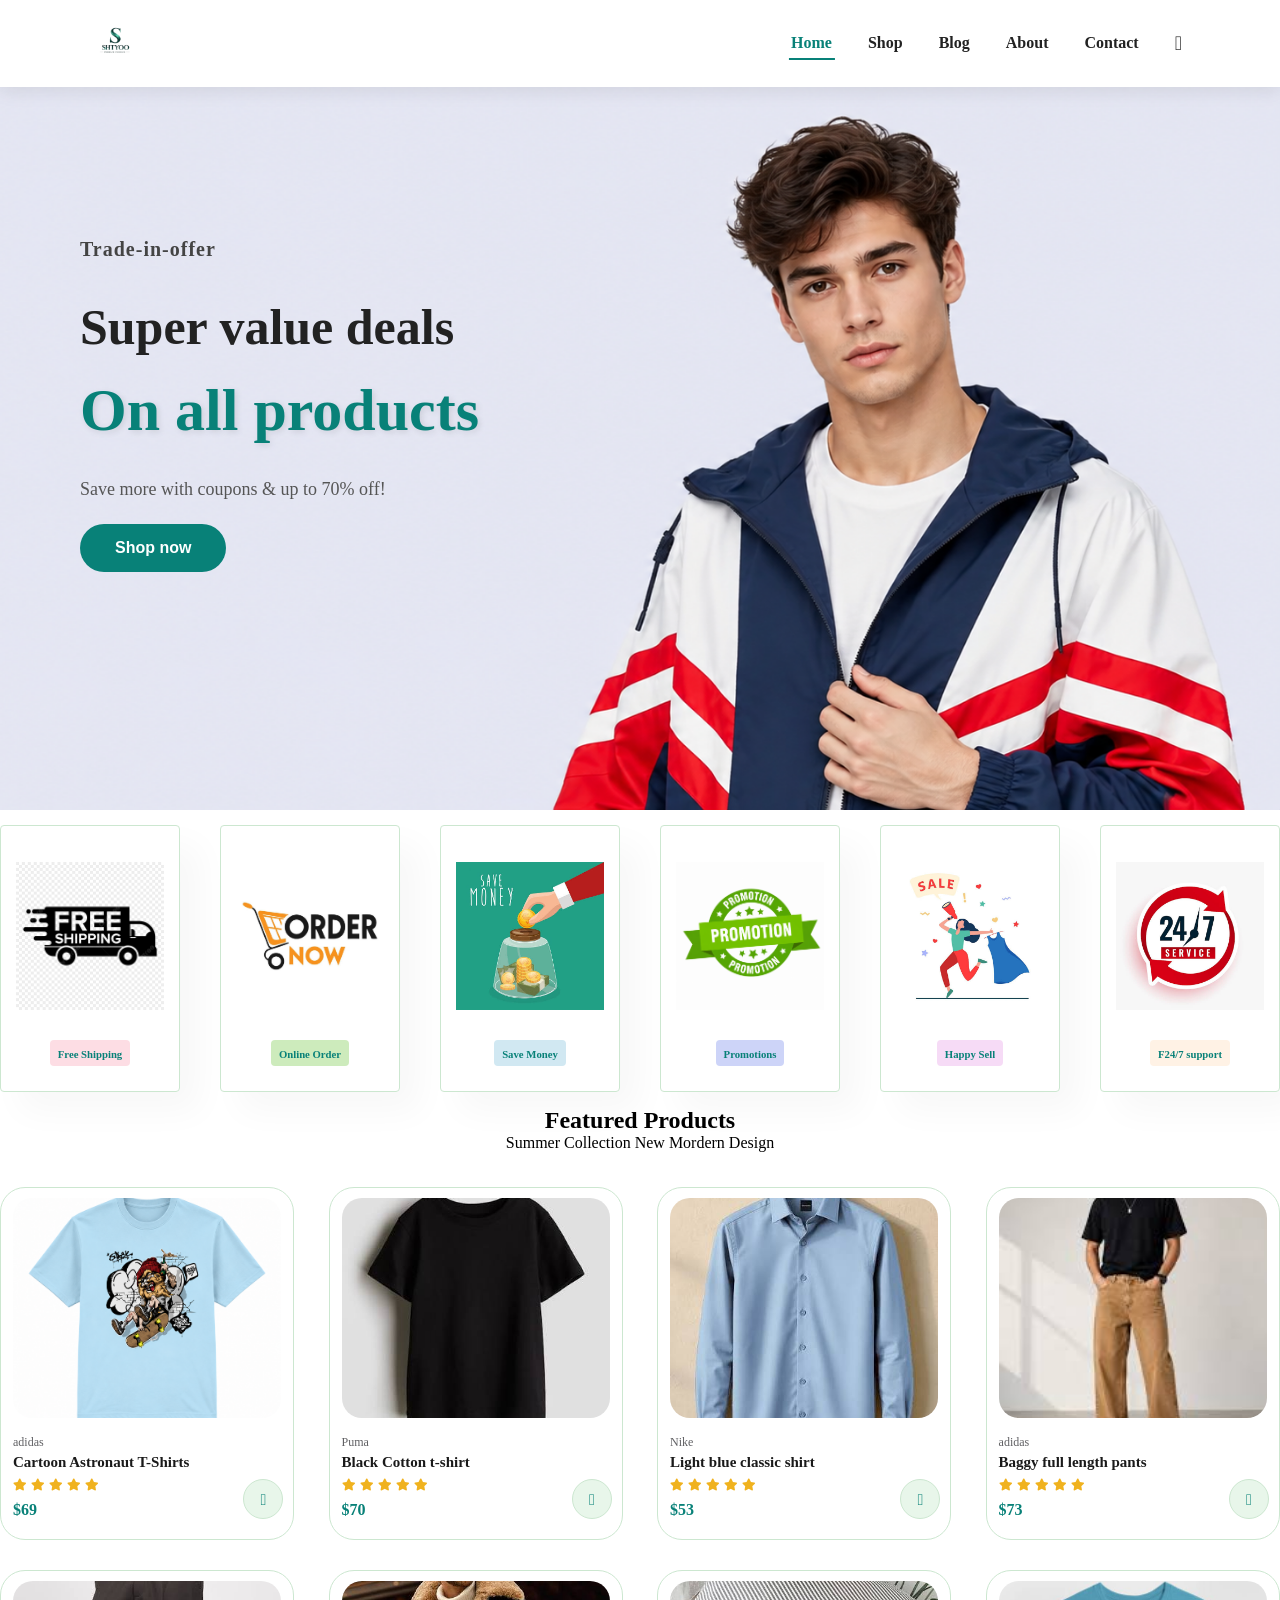
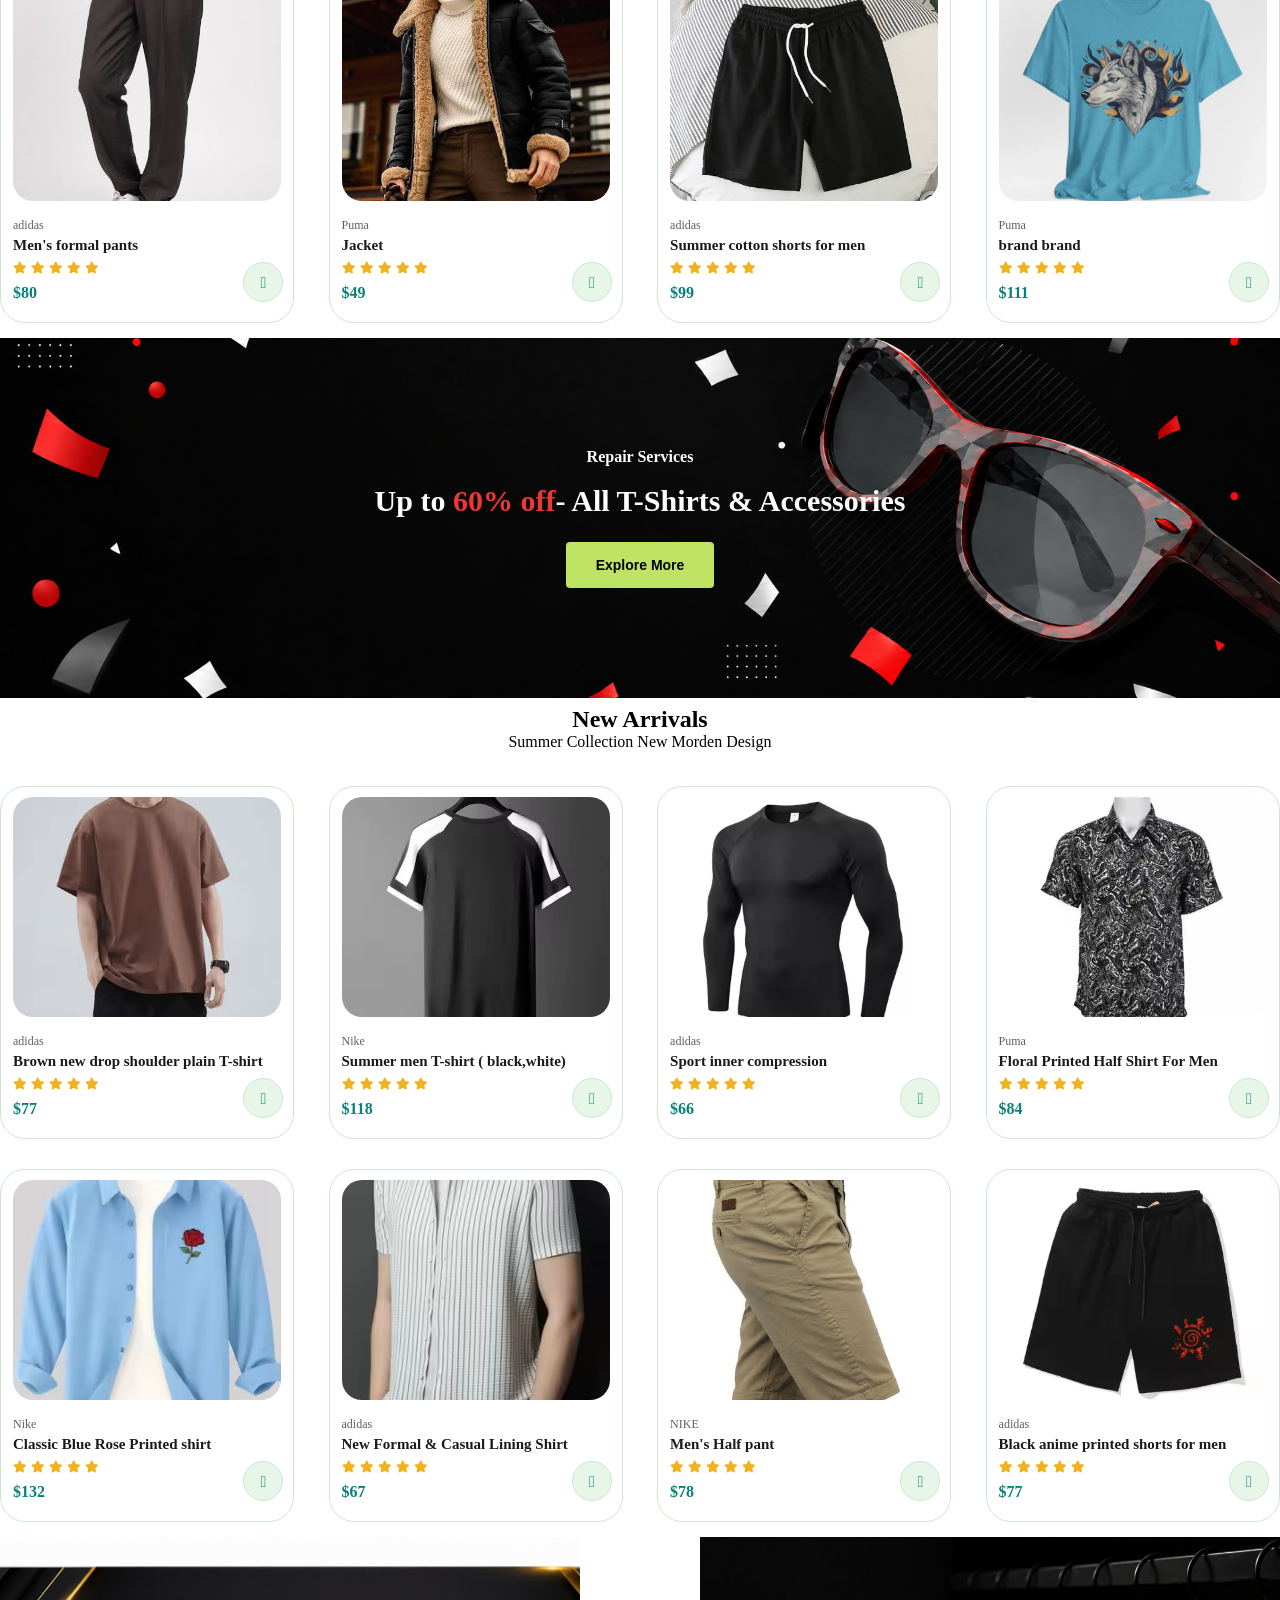
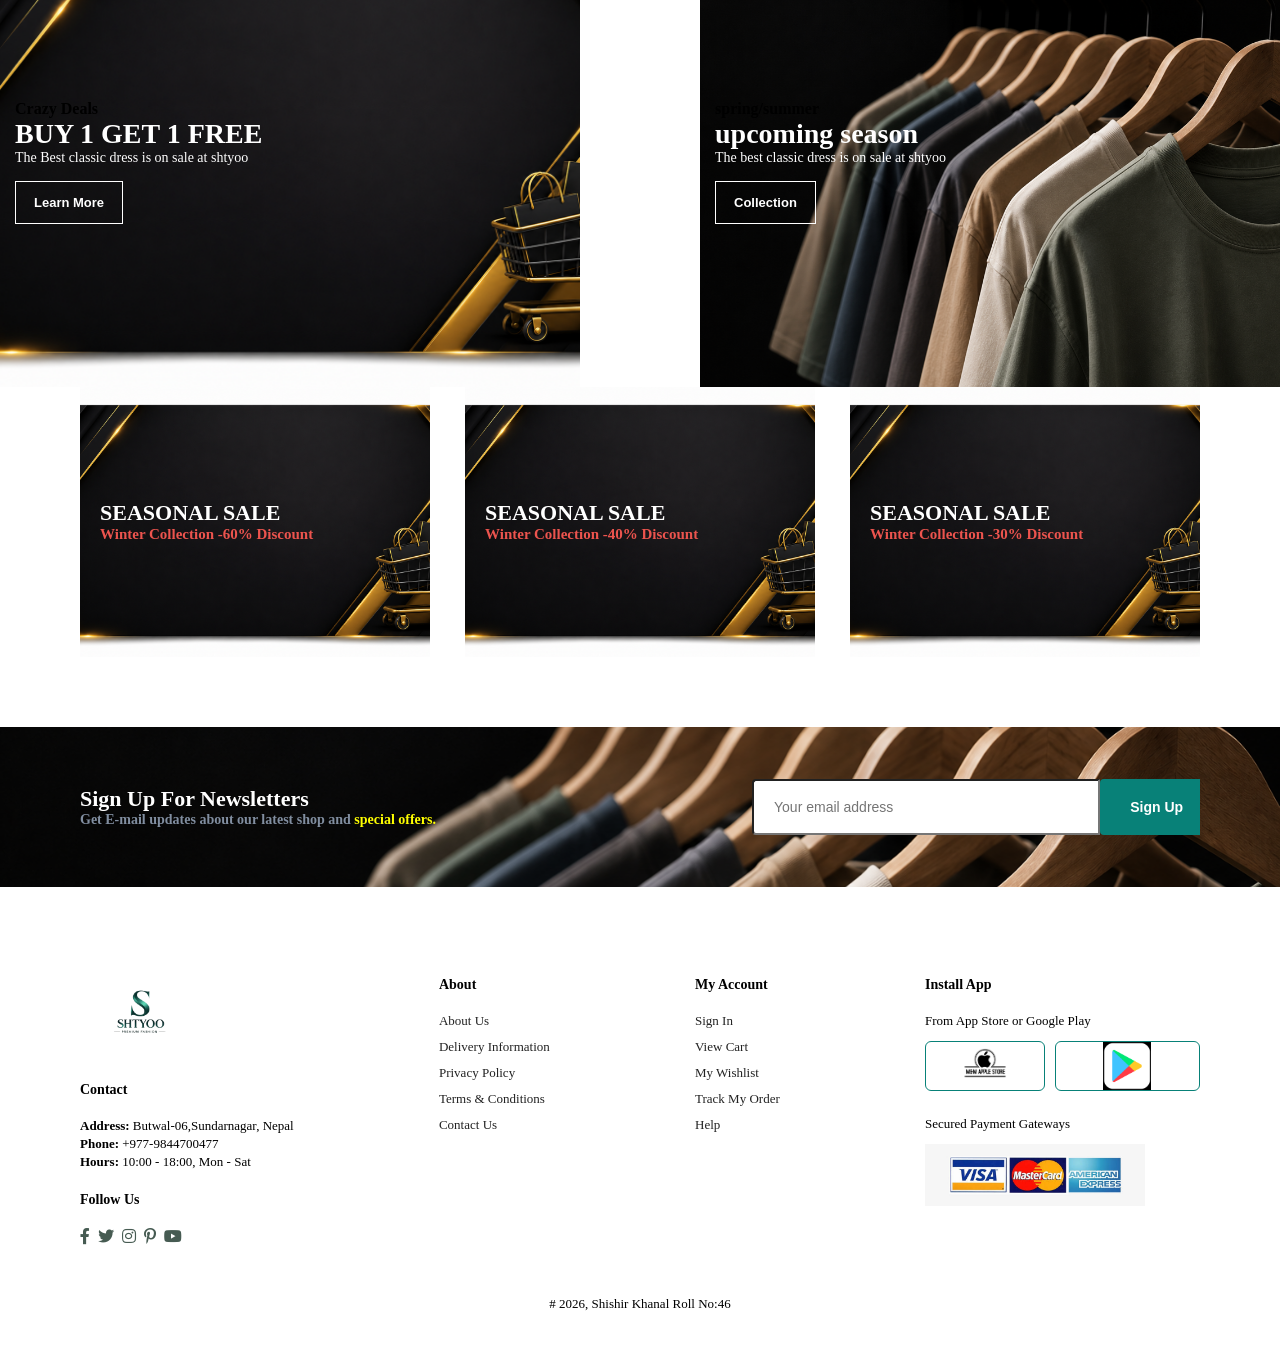
<file: index.html>
<!DOCTYPE html>
<html lang="en">
    <head>
      <meta charset="UTF-8">
       <meta name="viewport" content="width=device-width, initial-scale=1.0">
        
     
        <title> Ecommerce website</title>
        <link rel ="stylesheet" href="style.css">
       <link rel="stylesheet"href="https://pro.fontawesome.com/releases/v5.10.0/css/all.css">
                             
    </head>
    <body>
        <section id="header">
            <a href="#" class ="logo"><img src="logo11.png"  alt=""></a>
            <div>
                <ul id="navbar">
                    <li><a class ="active" href="index.html">Home</a></li>
                    <li><a href="shop.html">Shop</a></li>
                    <li><a href="blog.html">Blog</a></li>
                    <li><a href="about.html">About</a></li>
                    <li><a href="contact.html">Contact</a></li>
                   <li><a href="cart.html"><i class="fal fa-shopping-bag"></i></a></li>
                </ul>
            </div>
        </section>
         <section id="hero"> 
            <h4> Trade-in-offer</h4>
            <h2>Super value deals</h2>
            <h1> On all products</h1>
            <p>Save more with coupons & up to 70% off! </p>
            <button> Shop now</button>
         </section>
         <section id="feature" class="section-p1">
            <div class="fe-box">
                <img src="pngtree-black-free-shipping-png-image_6523936.jpg" alt ="">
                <h6> Free Shipping </h6>

            </div>
            <div class="fe-box">
                <img src="images (1).jpg" alt="">
                <h6> Online Order</h6>
            </div>
            <div class="fe-box">
                <img src="images (2).jpg" alt="">
                <h6>Save Money </h6>
                </div>

                <div class="fe-box">
                    <img src="motion.png" alt="">
                    <h6>Promotions</h6>
                </div>

                <div class="fe-box">
                    <img src="images (4).jpg" alt="">
                    <h6>Happy Sell</h6>
                </div>
                    
                <div class="fe-box">
                    <img src="images (5).jpg" alt="">
                    <h6>F24/7 support</h6>
                </div>
         </section>
         <section id="product1" class="section-p1">
            <h2>Featured Products</h2>
            <p>Summer Collection New Mordern Design</p>
            <div class="pro-container">
                <div class="pro" onclick="window.location.href='shop.html';">
                    <img src="nnn.png"   alt="">
                    <div class = "des">
                        <span> adidas</span>
                        <h5>Cartoon Astronaut T-Shirts</h5>
                        <div class="star">
                            <i class="fas fa-star"></i>
                            <i class="fas fa-star"></i>
                            <i class="fas fa-star"></i>
                            <i class="fas fa-star"></i>
                            <i class="fas fa-star"></i>
                        </div>
                        <h4>$69</h4>
                    </div>
                    <a href="#"  onclick="addToCart ('Cartoon Astronaut T-Shirts',69,'download.jpg')"><i class="fal fa-shopping-cart cart"></i></a>
                </div>
                <div class="pro" onclick="window.location.href='shop.html';">
                    <img src="images (6).jpg"   alt="">
                    <div class="des">
                        <span> Puma</span>
                        <h5>Black Cotton t-shirt</h5>
                        <div class="star">
                            <i class="fas fa-star"></i>
                            <i class="fas fa-star"></i>
                            <i class="fas fa-star"></i>
                            <i class="fas fa-star"></i>
                            <i class="fas fa-star"></i>
                        </div>
                        <h4>$70</h4>
                    </div>
                    <a href="#"><i class="fal fa-shopping-cart cart"></i></a>
                </div>
                <div class="pro" onclick="window.location.href='shop.html';">
                    <img src="images (7).jpg"  alt="">
                    <div class="des">
                        <span> Nike</span>
                        <h5>Light blue classic shirt</h5>
                        <div class="star">
                            <i class="fas fa-star"></i>
                            <i class="fas fa-star"></i>
                            <i class="fas fa-star"></i>
                            <i class="fas fa-star"></i>
                            <i class="fas fa-star"></i>
                        </div>
                        <h4>$53</h4>
                    </div>
                    <a href="#"><i class="fal fa-shopping-cart cart"></i></a>
                </div>
                <div class="pro" onclick="window.location.href='shop.html';">
                    <img src="images (8).jpg"    alt="">
                    <div class="des">
                        <span>adidas</span>
                        <h5>Baggy full length pants</h5>
                        <div class="star">
                            <i class="fas fa-star"></i>
                            <i class="fas fa-star"></i>
                            <i class="fas fa-star"></i>
                            <i class="fas fa-star"></i>
                            <i class="fas fa-star"></i>
                        </div>
                        <h4>$73</h4>
                    </div>
                    <a href="#"><i class="fal fa-shopping-cart cart"></i></a>
                </div>
                <div class="pro" onclick="window.location.href='shop.html';">
                    <img src="images (9).jpg"    alt="">
                    <div class="des">
                        <span> adidas</span>
                        <h5>Men's formal pants</h5>
                        <div class="star">
                            <i class="fas fa-star"></i>
                            <i class="fas fa-star"></i>
                            <i class="fas fa-star"></i>
                            <i class="fas fa-star"></i>
                            <i class="fas fa-star"></i>
                        </div>
                        <h4>$80</h4>
                    </div>
                    <a href="#"><i class="fal fa-shopping-cart cart"></i></a>
                </div>
                <div class="pro" onclick="window.location.href='shop.html';">
                    <img src="images (10).jpg"   alt="">
                    <div class="des">
                        <span> Puma </span>
                        <h5>Jacket</h5>
                        <div class="star">
                            <i class="fas fa-star"></i>
                            <i class="fas fa-star"></i>
                            <i class="fas fa-star"></i>
                            <i class="fas fa-star"></i>
                            <i class="fas fa-star"></i>
                        </div>
                        <h4>$49</h4>
                    </div>
                    <a href="#"><i class="fal fa-shopping-cart cart"></i></a>
                </div>
                <div class="pro" onclick="window.location.href='shop.html';">
                    <img src="images (11).jpg"    alt="">
                    <div class="des">
                        <span> adidas</span>
                        <h5>Summer cotton shorts for men</h5>
                        <div class="star">
                            <i class="fas fa-star"></i>
                            <i class="fas fa-star"></i>
                            <i class="fas fa-star"></i>
                            <i class="fas fa-star"></i>
                            <i class="fas fa-star"></i>
                        </div>
                        <h4>$99</h4>
                    </div>
                    <a href="#"><i class="fal fa-shopping-cart cart"></i></a>
                </div>
                <div class="pro" onclick="window.location.href='shop.html';">
                    <img src="maaaaaa.jpg" alt="" >
                    <div class="des">
                        <span> Puma</span>
                        <h5>brand brand</h5>
                        <div class="star">
                            <i class="fas fa-star"></i>
                            <i class="fas fa-star"></i>
                            <i class="fas fa-star"></i>
                            <i class="fas fa-star"></i>
                            <i class="fas fa-star"></i>
                        </div>
                        <h4>$111</h4>
                    </div>
                    <a href="#"><i class="fal fa-shopping-cart cart"></i></a>
                </div>
              
            </div>
         </section>
         <section id="banner" class="section-m1">
            <h4>Repair Services</h4>
            <h2>Up to <span>60% off</span>- All T-Shirts & Accessories</h2>
            <button class="normal ">Explore More</button>
         </section>
         <section id="product1" class="section-p1">
            <h2>New Arrivals</h2>
            <p>Summer Collection New Morden Design</p>
            <div class="pro-container">
            <div class="pro" onclick="window.location.href='shop.html';">
                <img src="yooo.avif"  alt="">
                <div class="des">
                    <span>adidas</span>
                    <h5>Brown new drop shoulder plain T-shirt</h5>
                    <div class="star">
                        <i class="fas fa-star"></i>
                        <i class="fas fa-star"></i>
                        <i class="fas fa-star"></i>
                        <i class="fas fa-star"></i>
                        <i class="fas fa-star"></i>
                        
                    </div>
                    <h4>$77</h4>
                </div>
                <a href="#"><i class="fal fa-shopping-cart cart"></i></a>
            </div>
            <div class="pro" onclick="window.location.href='shop.html';">
                <img src="tyo.avif"  alt="">
                <div class="des">
                    <span>Nike</span>
                    <h5>Summer men T-shirt ( black,white)</h5>
                    <div class="star">
                        <i class="fas fa-star"></i>
                        <i class="fas fa-star"></i>
                        <i class="fas fa-star"></i>
                        <i class="fas fa-star"></i>
                        <i class="fas fa-star"></i>
                    </div>
                    <h4>$118</h4>
                </div>
                <a href="#"><i class="fal fa-shopping-cart cart"></i></a>
            </div>
            <div class="pro" onclick="window.location.href='shop.html';">
                <img src="hehe.avif"  alt="">
                <div class="des">
                    <span>adidas</span>
                    <h5>Sport inner compression</h5>
                    <div class="star">
                        <i class="fas fa-star"></i>
                        <i class="fas fa-star"></i>
                        <i class="fas fa-star"></i>
                        <i class="fas fa-star"></i>
                        <i class="fas fa-star"></i>
                    </div>
                    <h4>$66</h4>
                </div>
                <a href="#"><i class="fal fa-shopping-cart cart"></i></a>
            </div>
            <div class="pro" onclick="window.location.href='shop.html';">
                <img src="print.avif" alt="">
                <div class="des">
                    <span>Puma</span>
                    <h5>Floral Printed Half Shirt For Men</h5>
                    <div class="star">
                        <i class="fas fa-star"></i>
                        <i class="fas fa-star"></i>
                        <i class="fas fa-star"></i>
                        <i class="fas fa-star"></i>
                        <i class="fas fa-star"></i>
                    </div>
                    <h4>$84</h4>
                </div>
                <a href="#"><i class="fal fa-shopping-cart cart"></i></a>
            </div>
            <div class="pro" onclick="window.location.href='shop.html';">
                <img src="rose.avif"  alt="">
                <div class="des">
                    <span>Nike</span>
                    <h5>Classic Blue Rose Printed shirt</h5>
                    <div class="star">
                        <i class="fas fa-star"></i>
                        <i class="fas fa-star"></i>
                        <i class="fas fa-star"></i>
                        <i class="fas fa-star"></i>
                        <i class="fas fa-star"></i>
                    </div>
                    <h4>$132</h4>
                </div>
                <a href="#"><i class="fal fa-shopping-cart cart"></i></a>
            </div>
            <div class="pro" onclick="window.location.href='shop.html';">
                <img src="formal.avif" alt="" >
                <div class="des">
                    <span>adidas</span>
                    <h5>New Formal & Casual Lining Shirt</h5>
                    <div class="star">
                        <i class="fas fa-star"></i>
                        <i class="fas fa-star"></i>
                        <i class="fas fa-star"></i>
                        <i class="fas fa-star"></i>
                        <i class="fas fa-star"></i>
                    </div>
                    <h4>$67</h4>
                </div>
                <a href="#"><i class="fal fa-shopping-cart cart"></i></a>
            </div>
            <div class="pro" onclick="window.location.href='shop.html';">
                <img src="yello p.jpg"  alt="">
                <div class="des">
                    <span>NIKE</span>
                    <h5> Men's Half pant</h5>
                    <div class="star">
                        <i class="fas fa-star"></i>
                        <i class="fas fa-star"></i>
                        <i class="fas fa-star"></i>
                        <i class="fas fa-star"></i>
                        <i class="fas fa-star"></i>
                    </div>
                    <h4>$78</h4>
                </div>
                <a href="#"><i class="fal fa-shopping-cart cart"></i></a>
            </div>
            <div class="pro" onclick="window.location.href='shop.html';">
                <img src="naruto.avif" alt="" >
                <div class="des">
                    <span>adidas</span>
                    <h5>Black anime printed shorts for men</h5>
                    <div class="star">
                        <i class="fas fa-star"></i>
                        <i class="fas fa-star"></i>
                        <i class="fas  fa-star"></i>
                        <i class="fas fa-star"></i>
                        <i class="fas fa-star"></i>
                    </div>
                    <h4>$77</h4>
                </div>
                <a href="#"><i class="fal fa-shopping-cart cart"></i></a>
            </div>
          
            </section>
            <section id="sm-banner" class="section-p1">
                <div class="banner-box">
                    <h4>Crazy Deals</h4>
                    <h2>BUY 1 GET 1 FREE</h2>
                    <span> The Best classic dress is on sale at shtyoo</span>
                    <button class="white">Learn More</button>
                </div>
               
                <div class="banner-box banner-box2">
                    <h4>spring/summer</h4>
                    <h2>upcoming season</h2>
                    <span>The best classic dress is on sale at shtyoo</span>
                    <button class="white">Collection</button>
                </div>
                 
            </section>
            <section id="banner3">
                <div class="banner-box">
                    <h2>SEASONAL SALE</h2>
                    <h3>Winter Collection -60% Discount</h3>
                </div>
                <div class="banner-box banner-box2">
                    <h2>SEASONAL SALE</h2>
                    <h3>Winter Collection -40% Discount</h3>
                </div>
                <div class="banner-box banner-box3">
                    <h2>SEASONAL SALE</h2>
                    <h3>Winter Collection -30% Discount</h3>
                </div>
            </section>
            <section id="newsletter" class="section-p1 section-m1">
                <div class="newstext">
                    <h4>Sign Up For Newsletters</h4>
                    <p>Get E-mail updates about our latest shop and <span>special offers.</span></p>
                </div>
                <div class="form">
                    <input type="text" placeholder="Your email address">
                    <button class="normal">Sign Up</button>
                </div>
            </section>
            <footer class="section-p1">
            <div class="col">
                  <img src="logo11.png" alt="">
                  <h4>Contact</h4>
                  <p><strong>Address: </strong> Butwal-06,Sundarnagar, Nepal </p>
                   <p><strong>Phone:</strong> +977-9844700477</p>
                   <p><strong>Hours:</strong> 10:00 - 18:00, Mon - Sat </p>
                   <div class="follow">
                    <h4>Follow Us</h4>
                    <div class="icon">
                        <i class="fab fa-facebook-f"></i>
                        <i class="fab fa-twitter"></i>
                        <i class="fab fa-instagram"></i>
                        <i class="fab fa-pinterest-p"></i>
                        <i class="fab fa-youtube"></i>
                    </div>
                   </div>
            </div>  
               <div class="col">
                <h4>About</h4>
                <a href="#">About Us</a>
                <a href="#">Delivery Information</a>
                <a href="#">Privacy Policy</a>
                <a href="#">Terms & Conditions</a>
                <a href="#">Contact Us</a>
               </div>
               <div class="col">
                <h4>My Account</h4>
                <a href="#">Sign In</a>
                <a href="#">View Cart</a>
                <a href="#">My Wishlist</a>
                <a href="#">Track My Order</a>
                <a href="#">Help</a>
               </div>
               <div  class="col install">
                <h4>Install App</h4>
                <p>From App Store or Google Play</p>
                <div class="row">
                    <img src="apple.png" alt="">
                    <img src="play.png" alt="">
                </div>
                <p>Secured Payment Gateways</p>
                <img src="all.jpg" alt="">
               </div>

               <div class="copyright">
                <p># 2026, Shishir Khanal Roll No:46 </p> 
               </div>
         </footer>
            
            
         
           
        <script src="script.js"></script>
    </body>
</html>
</file>
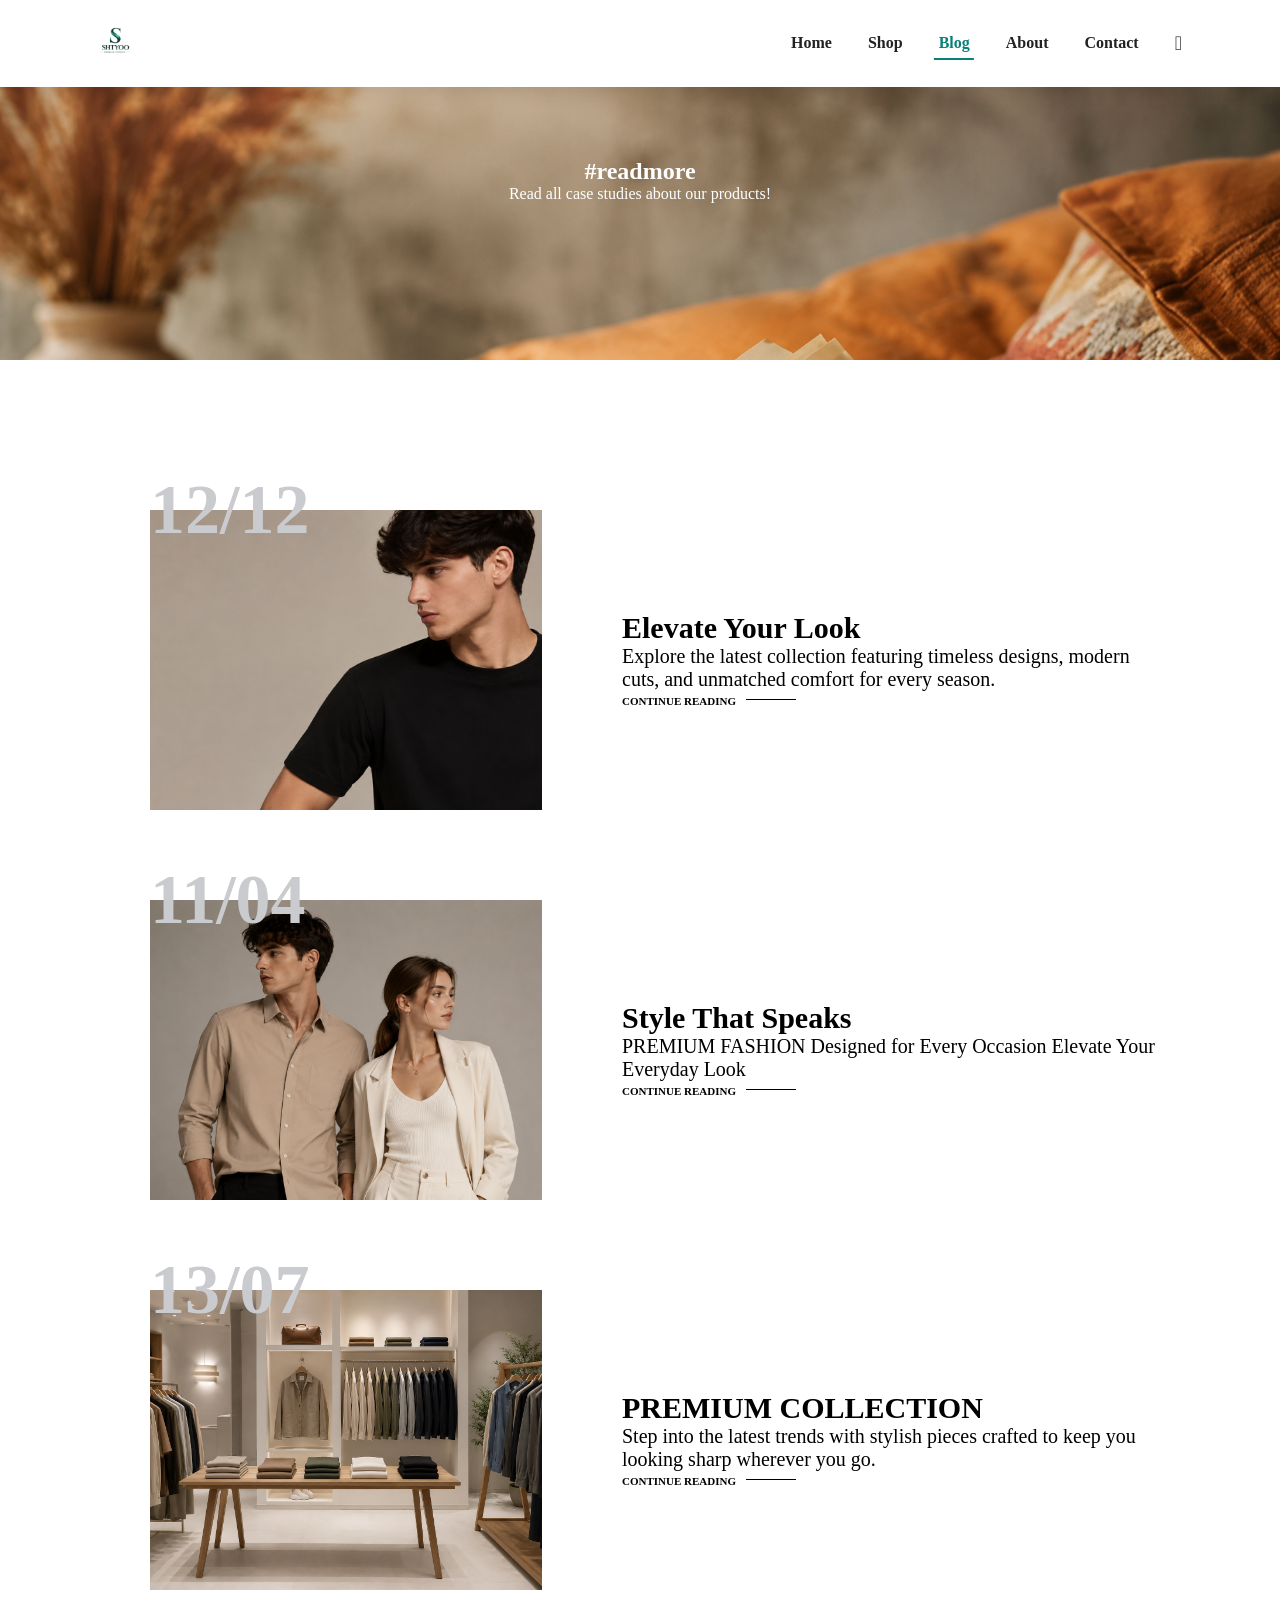
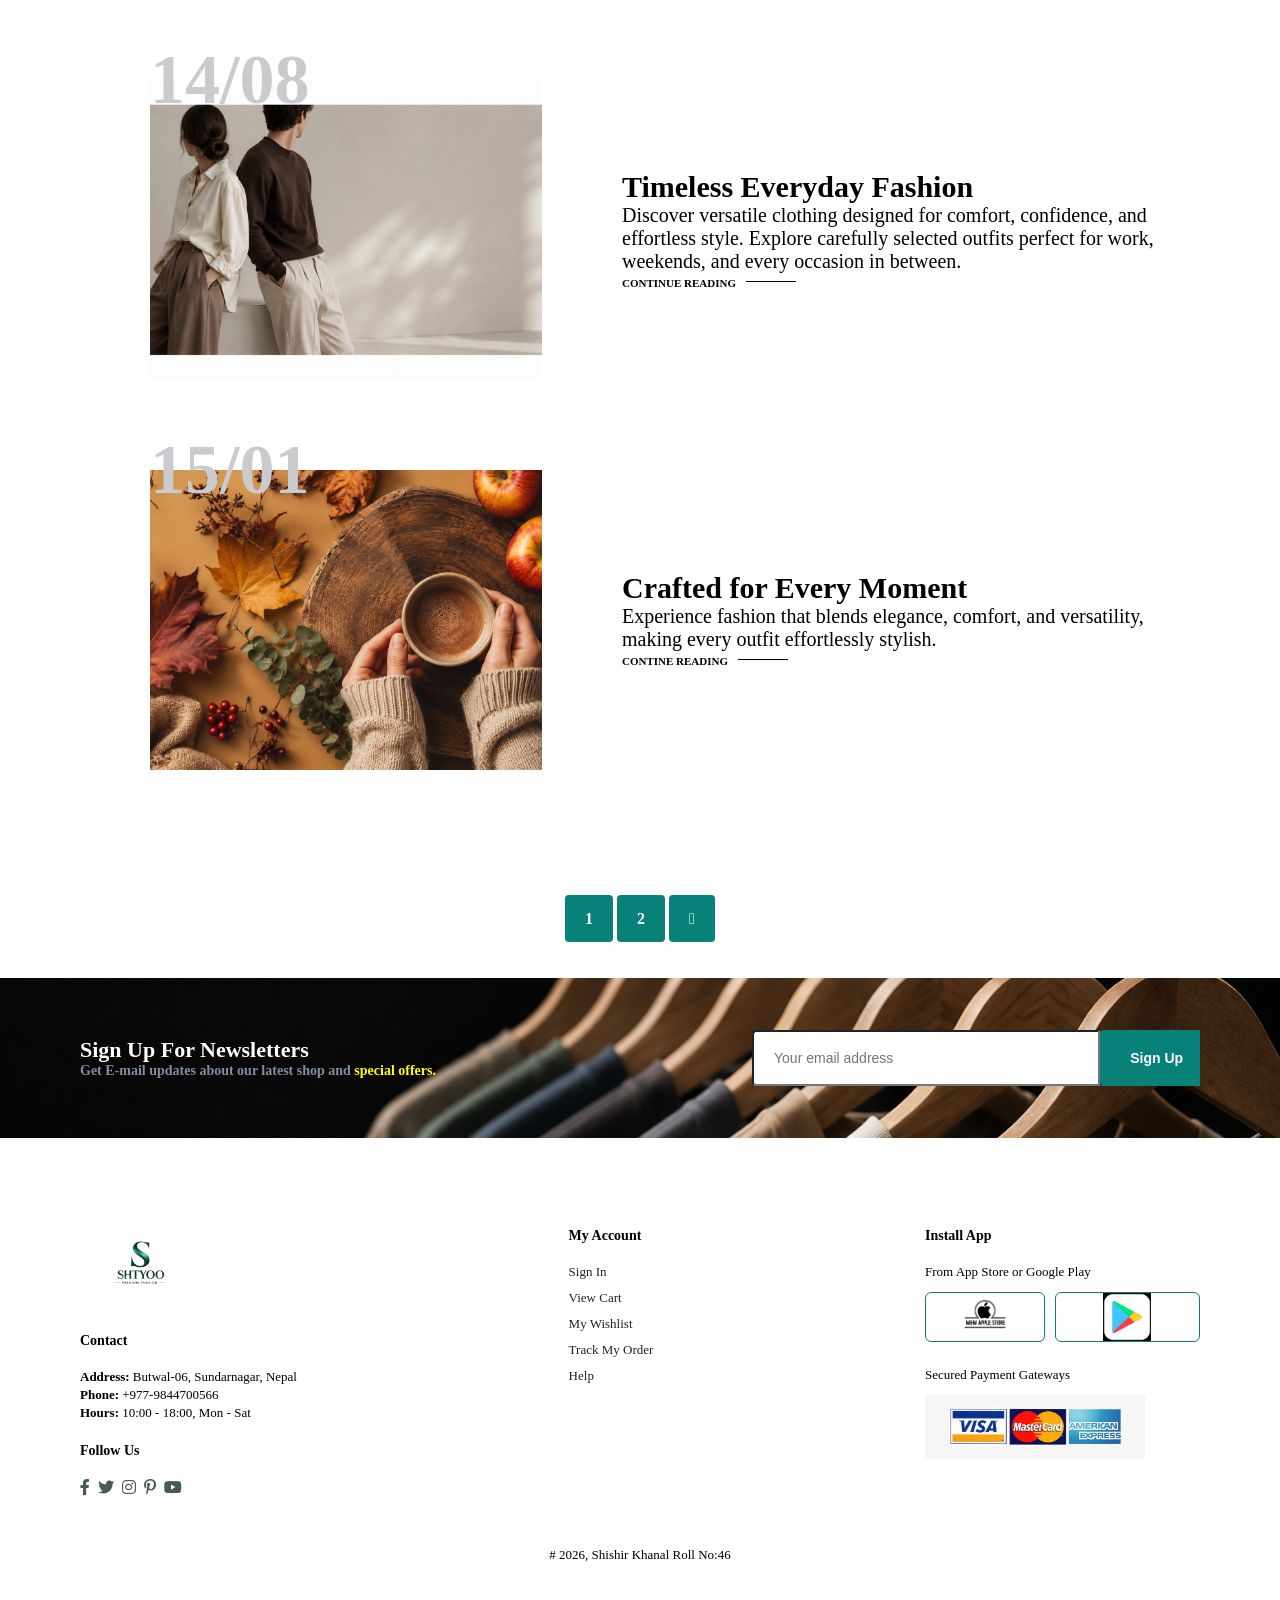
<file: blog.html>
<!DOCTYPE html>
<html >
    <head>
        <meta charset="UTF-8">
         <meta name="viewport" content="width=device-width, initial-scale=1.0">
        <title> Ecommerce website</title>
        <link rel ="stylesheet" href="style.css">
       <link rel="stylesheet"href="https://pro.fontawesome.com/releases/v5.10.0/css/all.css">
                             
    </head>
    <body>
        <section id="header">
            <a href="#" class ="logo"><img src="logo11.png"  alt=""></a>
            <div>
                <ul id="navbar">
                    <li><a  href="index.html">Home</a></li>
                    <li><a  href="shop.html">Shop</a></li>
                    <li><a class="active" href="blog.html">Blog</a></li>
                    <li><a href="about.html">About</a></li>
                    <li><a href="contact.html">Contact</a></li>
                   <li><a href="cart.html"><i class="fal fa-shopping-bag"></i></a></li>
                </ul>
            </div>
        </section>
         <section id="page-header" class="blog-header"> 
            
            <h2>#readmore</h2>
            
            <p>Read all case studies about our products! </p>
           
         </section>
         <section id="blog">
            <div class="blog-box">
                <div class="blog-img">
                    <img src="gg.png" alt="">
                </div>

                <div class="blog-details">
                    <h4>Elevate Your Look</h4>
                    <p> 
               Explore the latest collection featuring timeless designs, modern cuts, and unmatched comfort for every season.</p>
                    <a href="#">CONTINUE READING</a>
                </div>
                <h1>12/12</h1>
            </div>
            <div class="blog-box">
                <div class="blog-img">
                    <img src="ccc.png" alt="">
                </div>

                <div class="blog-details">
                    <h4>Style That Speaks</h4>
                    <p>PREMIUM FASHION
Designed for Every Occasion
Elevate Your Everyday Look</p>
                    <a href="#">CONTINUE READING</a>
                </div>
                <h1>11/04</h1>
            </div>
            <div class="blog-box">
                <div class="blog-img">
                    <img src="ddd.png" alt="">

                </div>
                <div class="blog-details">
                    <h4>PREMIUM COLLECTION </h4>
                    <p>Step into the latest trends with stylish pieces crafted to keep you looking sharp wherever you go.</p>
                    <a href="#">CONTINUE READING</a>
                </div>
                <h1>13/07</h1>
            </div>
            <div class="blog-box">
                <div class="blog-img">
                    <img src="eee.png" alt="">

                </div>
                <div class="blog-details">
                    <h4>Timeless Everyday Fashion</h4>
                    <p> Discover versatile clothing designed for comfort, confidence, and effortless style. Explore carefully selected outfits perfect for work, weekends, and every occasion in between.</p>
                    <a href="#">CONTINUE READING</a>
                </div>
                <h1>14/08</h1>
            </div>
            <div class="blog-box">
                <div class="blog-img">
                    <img src="hhhhhh.png" alt="">

                </div>
                <div class="blog-details">
                    <h4>Crafted for Every Moment</h4>
                    <p>Experience fashion that blends elegance, comfort, and versatility, making every outfit effortlessly stylish.</p>
                    <a href="#">CONTINE READING</a>
                </div>
                <h1>15/01</h1>
            </div>
         </section>
         
            <section id="pagination" class="section-p1">
                <a href="#">1</a>
                <a href="#">2</a>
                <a href="#"><i class="fal fa-long-arrow-alt-right"></i></a>

            </section>
           <section id="newsletter" class="section-p1 section-m1">
                <div class="newstext">
                    <h4>Sign Up For Newsletters</h4>
                    <p>Get E-mail updates about our latest shop and <span>special offers.</span></p>
                </div>
                <div class="form">
                    <input type="text" placeholder="Your email address">
                    <button class="normal">Sign Up</button>
                </div>
            </section>
                 <footer class="section-p1">
                    <div class="col">
                        <img src="logo11.png" alt="">
                        <h4>Contact</h4>
                        <p><strong>Address: </strong> Butwal-06, Sundarnagar, Nepal</p>
                        <p><strong>Phone: </strong> +977-9844700566</p>
                        <p><strong>Hours: </strong> 10:00 - 18:00, Mon - Sat</p>

                        <div class="follow">
                            <h4>Follow Us</h4>
                            <div class="icon">
                                <i class="fab fa-facebook-f"></i>
                                <i class="fab fa-twitter"></i>
                                <i class="fab fa-instagram"></i>
                                <i class="fab fa-pinterest-p"></i>
                                <i class="fab fa-youtube"></i>
                            </div>
                        </div>
                    </div>

                    <div class="col">
                        <h4>My Account</h4>
                        <a href="#">Sign In</a>
                        <a href="#">View Cart</a>
                        <a href="#">My Wishlist</a>
                        <a href="#">Track My Order</a>
                        <a href="#">Help</a>
                    </div>
                    <div class="col install">
                        <h4>Install App</h4>
                        <p>From App Store or Google Play</p>

                        <div class="row">
                            <img src="apple.png" alt="">
                            <img src="play.png" alt="">
                        </div>
                        <p>Secured Payment Gateways</p>
                        <img src="all.jpg" alt="">
                    </div>
                    <div class="copyright">
                        <p># 2026, Shishir Khanal Roll No:46</p>
                    </div>
                 </footer>

            
             
         
           
        <script src="script.js"></script>
    </body>
</html>
</file>
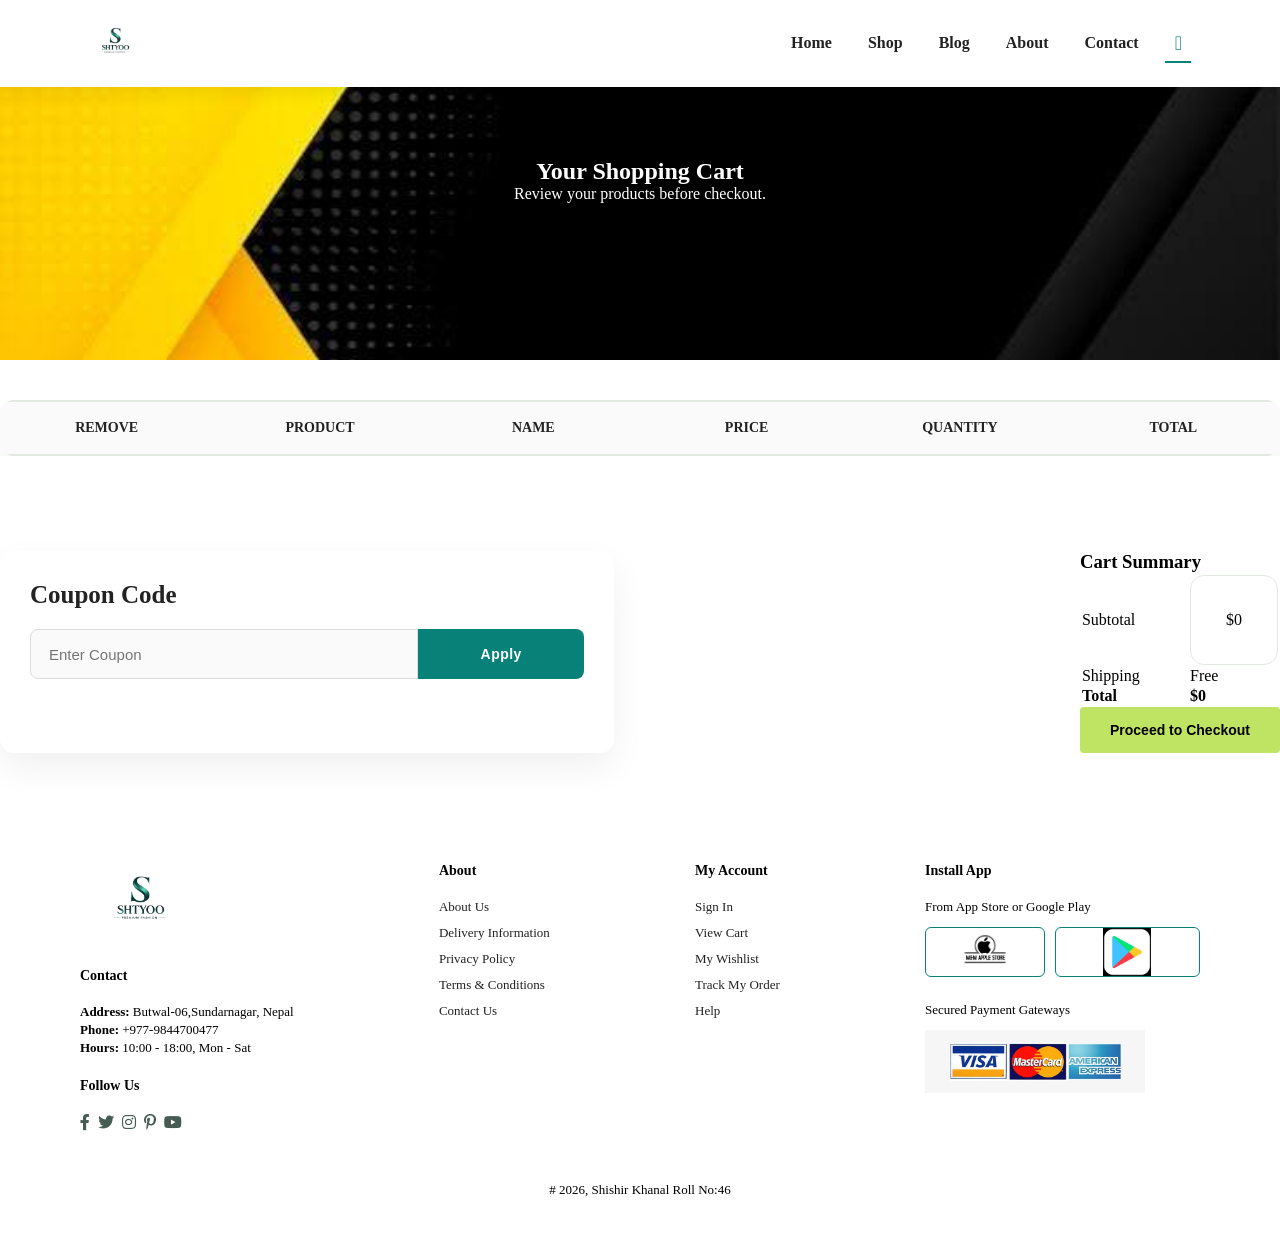
<file: cart.html>
<!DOCTYPE html>
<html >
    <head>
        <meta charset="UTF-8">
        <meta name="viewport" content="width=device-width, initial-scale=1.0">
        
        <title>Shopping Cart | Shtyoo</title>
        <link rel="stylesheet" href="style.css">
        <link rel="stylesheet" 
        href="https://pro.fontawesome.com/releases/v5.10.0/css/all.css">
    </head>
        <body>
     
     <section id="header">
        <a href="cart.html" class="logo">
            <img src="logo11.png" class="logo" alt="">
        </a>

        
            <ul id="navbar">
                <li><a href="index.html">Home</a></li>
                <li><a href="shop.html">Shop</a></li>
                <li><a href="blog.html">Blog</a></li>
                <li><a href="about.html">About</a></li>
                    <li><a href="contact.html">Contact</a></li>
                    <li> 
                        <a class="active" href="cart.html">
                            <i class="fal fa-shopping-bag"></i>
                        </a>
                    </li>
                    
            </ul>
        
     </section>



     <section id="page-header" class="about-header">

         <h2>Your Shopping Cart</h2>
         <p>Review your products before checkout.</p>

     </section>




     <section id="cart" class="section-p1">
        <table>
            <thead>
                <tr class="shishir">
                  
                    <th>Remove</th>
                    <th>Product</th>
                    <th>Name</th>
                    <th>Price</th>
                    <th>Quantity</th>
                    <th>Total</th>

                </tr class="shishir">
            </thead>

            <tbody id="cart-body">
                
            </tbody>
        </table>

     </section>


     
         <section id="cart-add" class="section-p1">
            <div id="coupon">
                <h3>Coupon Code</h3> 
                <div>
                    <input type="text" placeholder="Enter Coupon">
                    <button class="normal">
                        Apply
                    </button>
                </div>
            </div>
            <div id="subtotal-box">
                <h3>Cart Summary</h3>
                <table>
                    <tr class="shishir">
                        <td>Subtotal</td>
                        <td id="subtotal">$0</td>
                    </tr class="shishir">
                    <tr class="shishir">
                        <td>Shipping</td>
                        <td>Free</td>
                    </tr class="shishir">
                    <tr class="shishir">
                        <td><strong>Total</strong></td>
                        <td id="total"><strong>$0</strong></td>
                    </tr class="shishir">
                </table>
                <button class="normal">
                    Proceed to Checkout
                </button>
            </div>
         </section>
         <footer class="section-p1">
            <div class="col">
                  <img src="logo11.png" alt="">
                  <h4>Contact</h4>
                  <p><strong>Address: </strong> Butwal-06,Sundarnagar, Nepal </p>
                   <p><strong>Phone:</strong> +977-9844700477</p>
                   <p><strong>Hours:</strong> 10:00 - 18:00, Mon - Sat </p>
                   <div class="follow">
                    <h4>Follow Us</h4>
                    <div class="icon">
                        <i class="fab fa-facebook-f"></i>
                        <i class="fab fa-twitter"></i>
                        <i class="fab fa-instagram"></i>
                        <i class="fab fa-pinterest-p"></i>
                        <i class="fab fa-youtube"></i>
                    </div>
                   </div>
            </div>  
               <div class="col">
                <h4>About</h4>
                <a href="#">About Us</a>
                <a href="#">Delivery Information</a>
                <a href="#">Privacy Policy</a>
                <a href="#">Terms & Conditions</a>
                <a href="#">Contact Us</a>
               </div>
               <div class="col">
                <h4>My Account</h4>
                <a href="#">Sign In</a>
                <a href="#">View Cart</a>
                <a href="#">My Wishlist</a>
                <a href="#">Track My Order</a>
                <a href="#">Help</a>
               </div>
               <div  class="col install">
                <h4>Install App</h4>
                <p>From App Store or Google Play</p>
                <div class="row">
                    <img src="apple.png" alt="">
                    <img src="play.png" alt="">
                </div>
                <p>Secured Payment Gateways</p>
                <img src="all.jpg" alt="">
               </div>

               <div class="copyright">
                <p># 2026, Shishir Khanal Roll No:46 </p> 
               </div>
         </footer>
                  
          <script src="script.js"></script>
     </body>
</html>
</file>
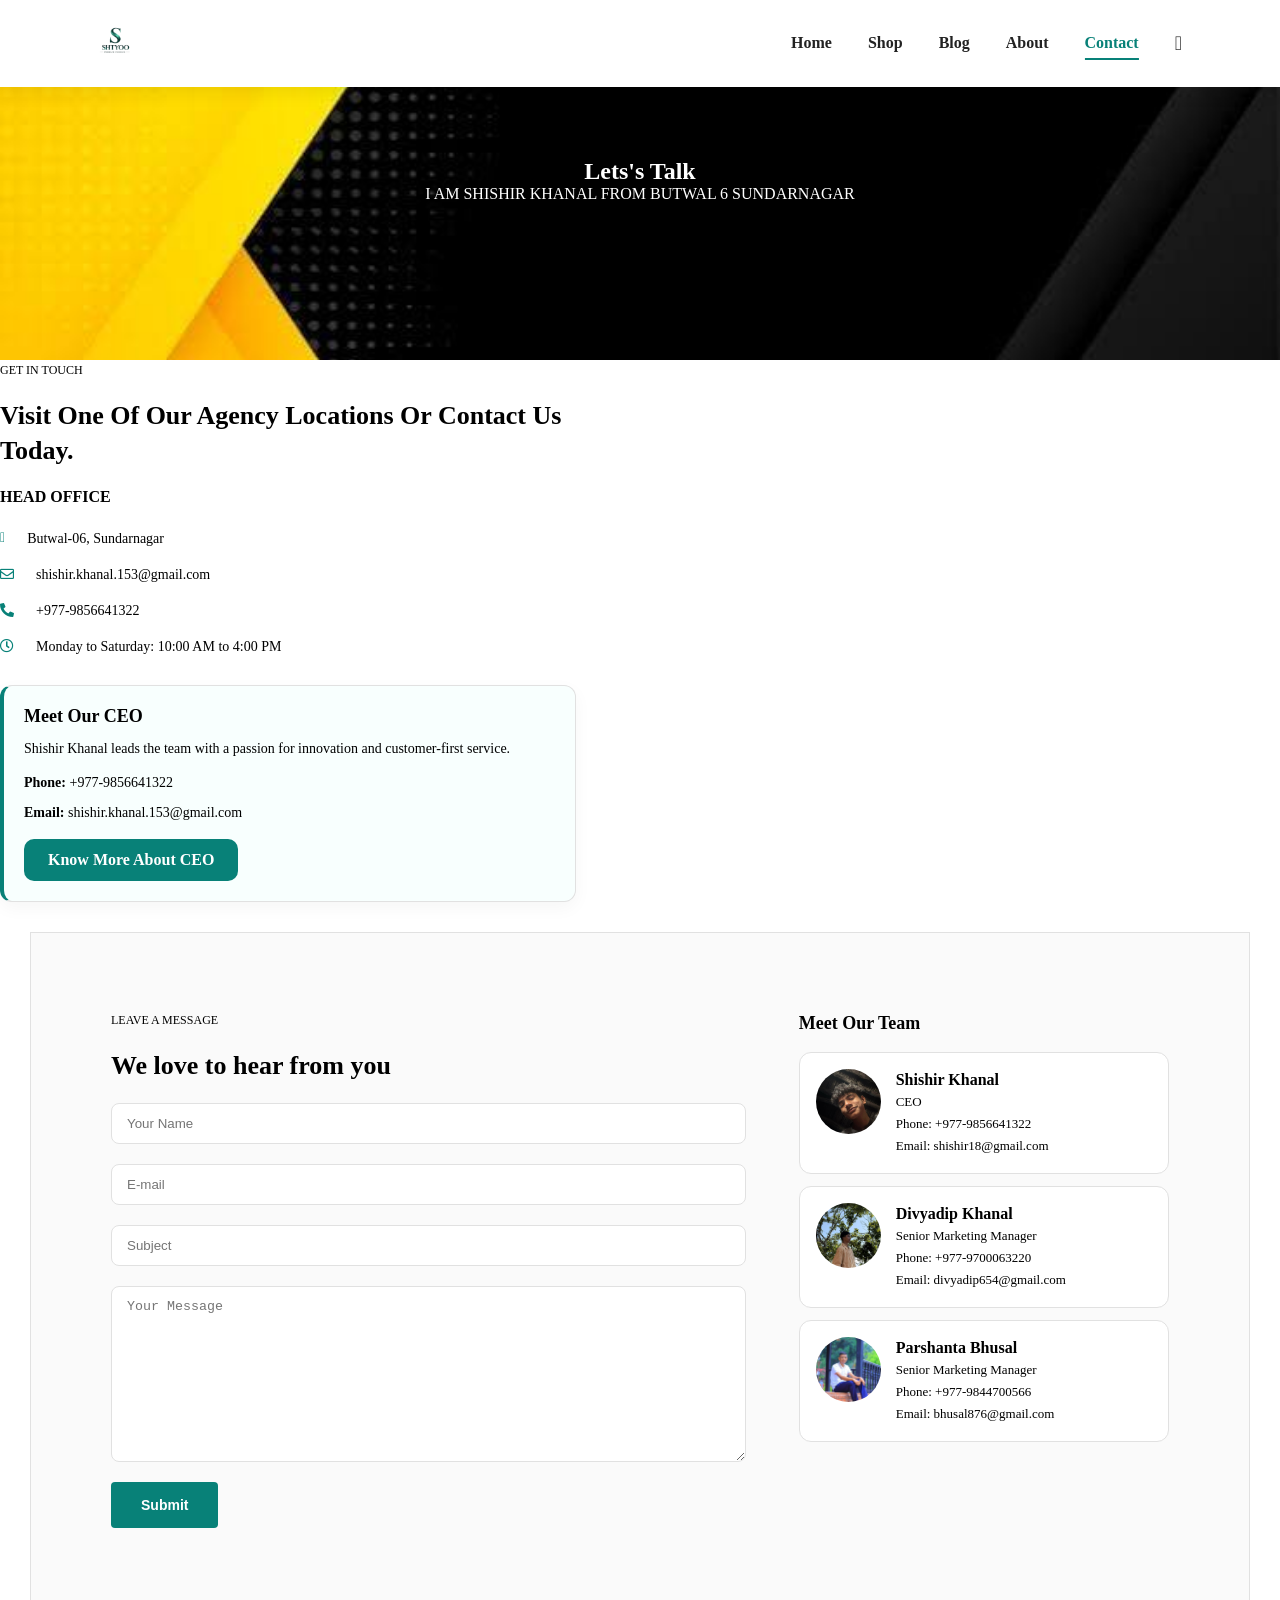
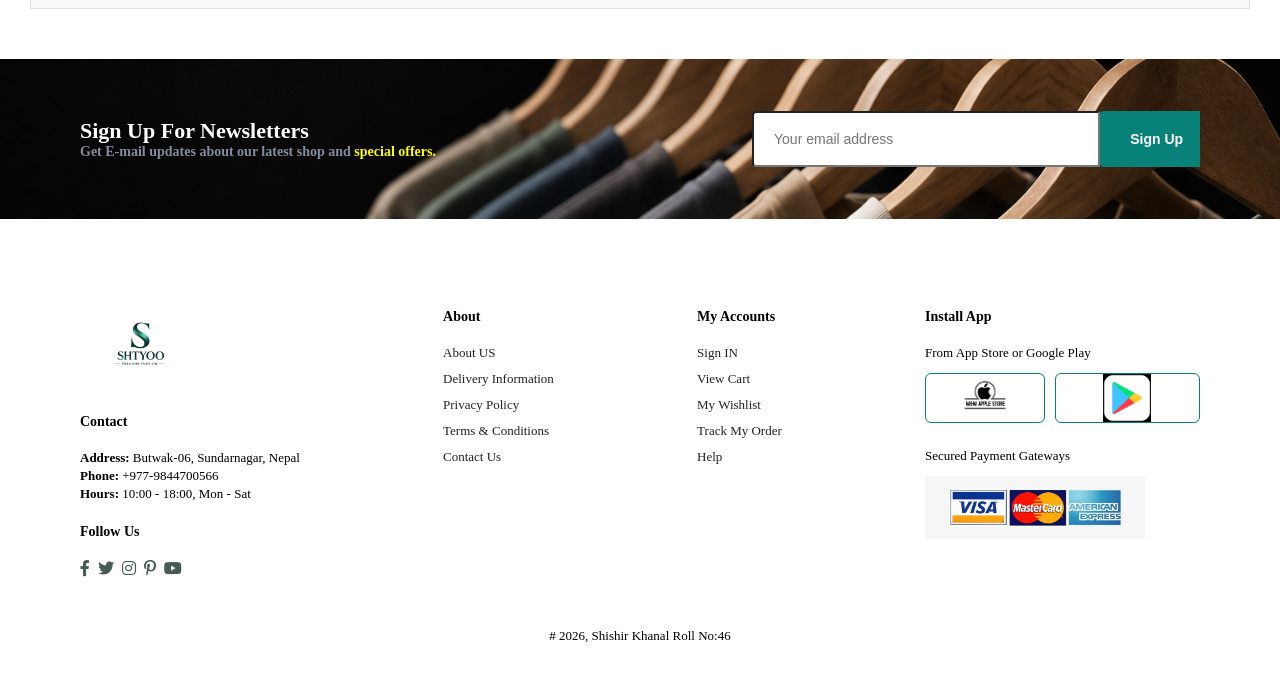
<file: contact.html>
<!DOCTYPE html>
<html lang="en">
    <head> 
        <meta charset="UTF-8">
        <meta name="viewport" content="width=device-width, initial-scale=1.0">
        <title> Ecommerce website</title>
        <link rel ="stylesheet" href="style.css">
       <link rel="stylesheet"href="https://pro.fontawesome.com/releases/v5.10.0/css/all.css">
                             
    </head>
    <body>
        <section id="header">
            <a href="#" class ="logo"><img src="logo11.png"  alt=""></a>
            <div>
                <ul id="navbar">
                    <li><a  href="index.html">Home</a></li>
                    <li><a  href="shop.html">Shop</a></li>
                    <li><a  href="blog.html">Blog</a></li>
                    <li><a  href="about.html">About</a></li>
                    <li><a class="active" href="contact.html">Contact</a></li>
                   <li><a href="cart.html"><i class="fal fa-shopping-bag"></i></a></li>
                </ul>
            </div>
        </section>
         <section id="page-header" class="about-header"> 
            
            <h2>Lets's Talk</h2>
            
            <p> I AM SHISHIR KHANAL FROM BUTWAL 6 SUNDARNAGAR </p>
           
         
         </section>
         <section id="contact-details" class="section-p1">
            <div class="details">
                <span>GET IN TOUCH</span>
                <h2>Visit One Of Our Agency Locations Or Contact Us Today.</h2>
                <h3>HEAD OFFICE</h3>
                <ul class="contact-list">
                    <li>
                        <i class="fal fa-map"></i>
                        <p>Butwal-06, Sundarnagar</p>
                    </li>
                    <li>
                        <i class="far fa-envelope"></i>
                        <p>shishir.khanal.153@gmail.com</p>
                    </li>
                    <li>
                        <i class="fas fa-phone-alt"></i>
                        <p>+977-9856641322</p>
                    </li>
                    <li>
                        <i class="far fa-clock"></i>
                        <p>Monday to Saturday: 10:00 AM to 4:00 PM</p>
                    </li>
                </ul>

                <div class="ceo-card">
                    <h3>Meet Our CEO</h3>
                    <p>Shishir Khanal leads the team with a passion for innovation and customer-first service.</p>
                    <div class="ceo-contact">
                        <p><strong>Phone:</strong> +977-9856641322</p>
                        <p><strong>Email:</strong> shishir.khanal.153@gmail.com</p>
                    </div>
                    <a href="shishir.html" class="ceo-button">Know More About CEO</a>
                </div>
            </div>

            <div class="map">
                <iframe src="https://www.google.com/maps/embed?pb=!1m18!1m12!1m3!1d3532.5673123141346!2d83.4643832!3d27.699765100000004!2m3!1f0!2f0!3f0!3m2!1i1024!2i768!4f13.1!3m3!1m2!1s0x399687c03b08495d%3A0xba97efbbe7db157f!2sHyderabadi%20Dum%20Biryani!5e0!3m2!1sen!2snp!4v1784328947122!5m2!1sen!2snp" style="border:0;" allowfullscreen="" loading="lazy" referrerpolicy="strict-origin-when-cross-origin"></iframe>
            </div>
         </section>

         <section id="form-details">
            <form action="">
                <span>LEAVE A MESSAGE</span>
                <h2>We love to hear from you</h2>
                <input type="text" placeholder="Your Name">
                <input type="text" placeholder="E-mail">
                <input type="text" placeholder="Subject">
                <textarea name="" id="" cols="30" rows="10" placeholder="Your Message"></textarea>
                <button class="normal">Submit</button>
            </form>
            <div class="people">
                <h3>Meet Our Team</h3>
                <div class="people-card">
                    <img src="shishir.jpg" alt="Shishir Khanal">
                    <p><span>Shishir Khanal</span> CEO <br>
                    Phone: +977-9856641322 <br> Email: shishir18@gmail.com
                    </p>
                </div>
                <div class="people-card">
                    <img src="div.png" alt="Divyadip Khanal">
                    <p><span>Divyadip Khanal</span> Senior Marketing Manager <br>
                    Phone: +977-9700063220 <br>Email: divyadip654@gmail.com
                    </p>
                </div>
                <div class="people-card">
                    <img src="bhusal.jpg" alt="Parshanta Bhusal">
                    <p><span>Parshanta Bhusal</span> Senior Marketing Manager <br>
                    Phone: +977-9844700566 <br> Email: bhusal876@gmail.com
                    </p>
                </div>
            </div>
         </section>

              <section id="newsletter" class="section-p1 section-m1">
                <div class="newstext">
                    <h4>Sign Up For Newsletters</h4>
                    <p>Get E-mail updates about our latest shop and <span>special offers.</span></p>
                </div>
                <div class="form">
                    <input type="text" placeholder="Your email address">
                    <button class="normal">Sign Up</button>
                </div>
            </section>
            <footer class="section-p1">
                <div class="col">
                    <img src="logo11.png" alt="">
                    <h4>Contact</h4>
                    <p><strong>Address: </strong> Butwak-06, Sundarnagar, Nepal</p>
                    <p><strong>Phone: </strong> +977-9844700566</p>
                    <p><strong>Hours:</strong> 10:00 - 18:00, Mon - Sat</p>
                    
                    <div class="follow">
                        <h4>Follow Us</h4>
                        <div class="icon">
                            <i class="fab fa-facebook-f"></i>
                            <i class="fab fa-twitter"></i>
                            <i class="fab fa-instagram"></i>
                            <i class="fab fa-pinterest-p"></i>
                            <i class="fab fa-youtube"></i>
                        </div>
                    </div>
                </div>
                <div class="col">
                    <h4>About</h4>
                    <a href="#">About US</a>
                    <a href="#">Delivery Information</a>
                    <a href="#">Privacy Policy</a>
                    <a href="#">Terms & Conditions</a>
                    <a href="#">Contact Us</a>
                </div>
                <div class="col">
                    <h4>My Accounts</h4>
                    <a href="#">Sign IN</a>
                    <a href="#">View Cart</a>
                    <a href="#">My Wishlist</a>
                    <a href="#">Track My Order</a>
                    <a href="#">Help</a>
                </div>
                <div class="col install">
                    <h4>Install App</h4>
                    <p>From App Store or Google Play</p>
                    <div class="row">
                        <img src="apple.png" alt="">
                        <img src="play.png" alt="">
                    </div>
                    <p>Secured Payment Gateways</p>
                    <img src="all.jpg" alt="">
                </div>
                <div class="copyright">
                    <p># 2026, Shishir Khanal Roll No:46</p>
                </div>
            </footer>
            
              
             
         
           
        <script src="script.js"></script>
    </body>
</html>
</file>
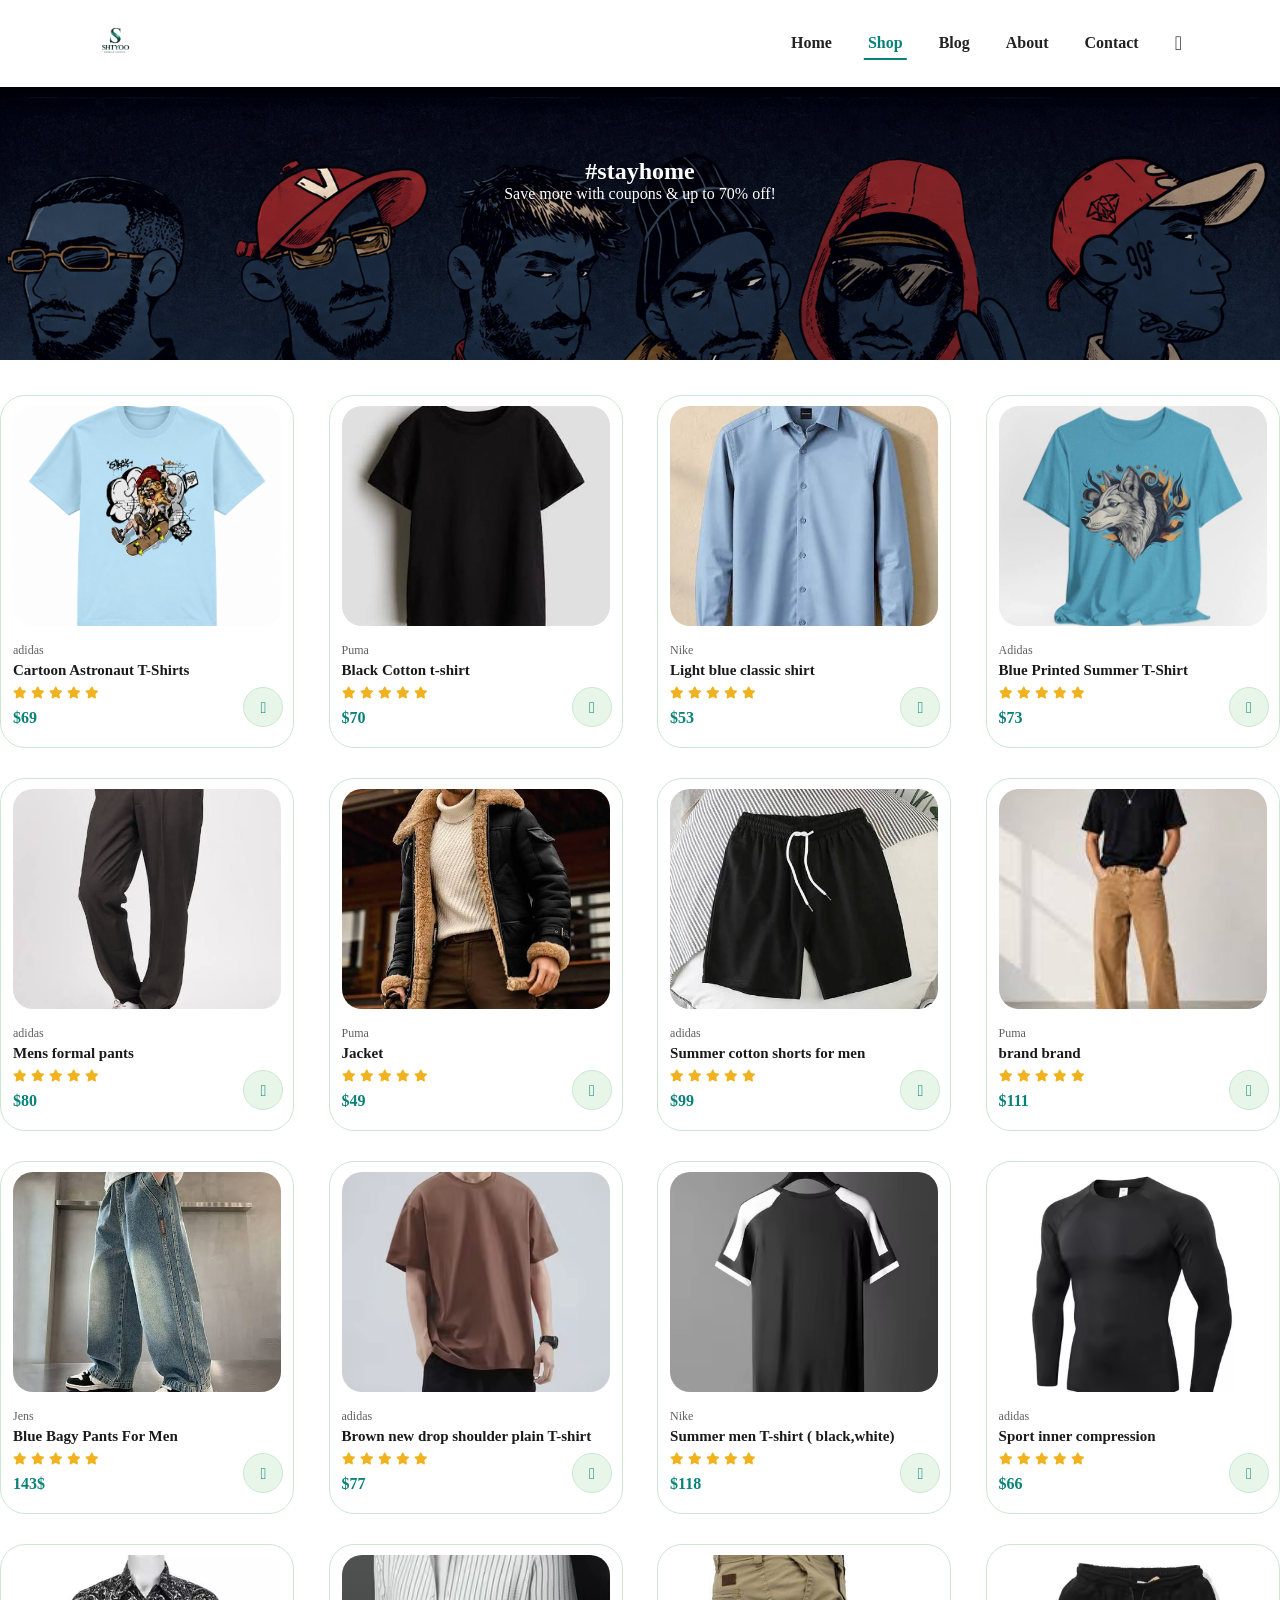
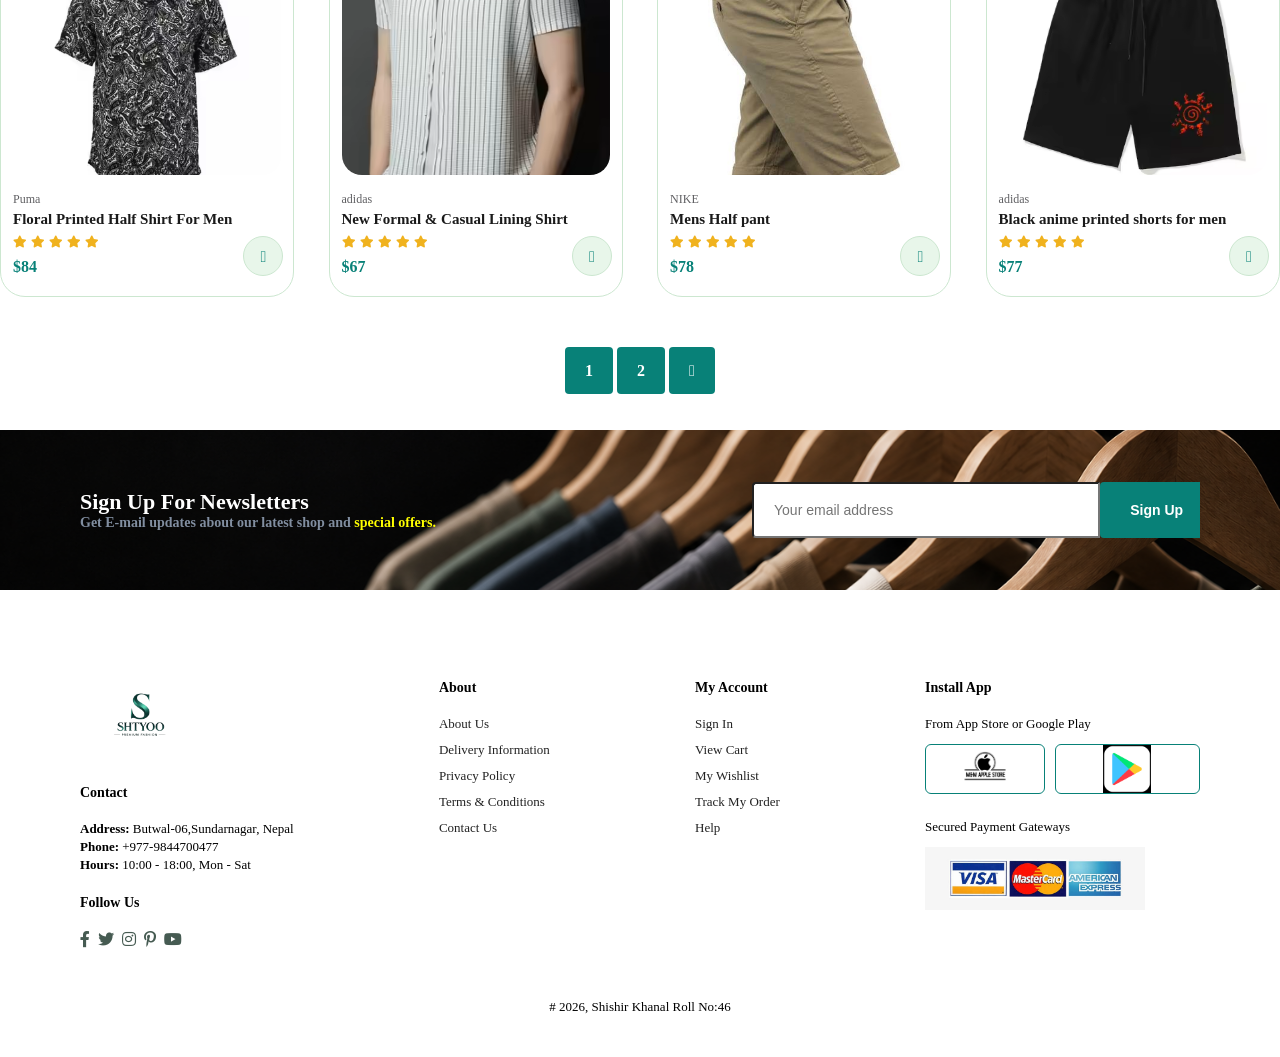
<file: shop.html>
<!DOCTYPE html>
<html lang="en">
    <head>
        
        <meta charset="UTF-8">
          <meta name="viewport" content="width=device-width, initial-scale=1.0">
        <title> Ecommerce website</title>
        <link rel ="stylesheet" href="style.css">
       <link rel="stylesheet"href="https://pro.fontawesome.com/releases/v5.10.0/css/all.css">
                             
    </head>
    <body>
        <section id="header">
            <a href="shop.html" class="logo">
                <img src="logo11.png"  alt=""></a>
            <div>
                <ul id="navbar">
                    <li><a  href="index.html">Home</a></li>
                    <li><a class="active" href="shop.html">Shop</a></li>
                    <li><a href="blog.html">Blog</a></li>
                    <li><a href="about.html">About</a></li>
                    <li><a href="contact.html">Contact</a></li>
                   <li><a href="cart.html"><i class="fal fa-shopping-bag"></i></a></li>
                </ul>
            </div>
        </section>
         <section id="page-header"> 
            
            <h2>#stayhome</h2>
            
            <p>Save more with coupons & up to 70% off! </p>
           
         </section>
         
         <section id="product1" class="section-p1">
            
            <div class="pro-container">
                <div class="pro" onclick="openProduct('nnn.png','Blue Casual T-shirts For Men',69)">
                    <img src="nnn.png"   alt="">
                    <div class = "des">
                        <span> adidas</span>
                        <h5>Cartoon Astronaut T-Shirts</h5>
                        <div class="star">
                            <i class="fas fa-star"></i>
                            <i class="fas fa-star"></i>
                            <i class="fas fa-star"></i>
                            <i class="fas fa-star"></i>
                            <i class="fas fa-star"></i>
                        </div>
                        <h4>$69</h4>
                    </div>
                    <a href="javascript:void(0)"><i class="fal fa-shopping-cart cart"></i></a>
                </div>
                <div class="pro" onclick="openProduct('images (6).jpg','Black Cotton t-shirt',70)">
                    <img src="images (6).jpg"   alt="">
                    <div class="des">
                        <span> Puma</span>
                        <h5>Black Cotton t-shirt</h5>
                        <div class="star">
                            <i class="fas fa-star"></i>
                            <i class="fas fa-star"></i>
                            <i class="fas fa-star"></i>
                            <i class="fas fa-star"></i>
                            <i class="fas fa-star"></i>
                        </div>
                        <h4>$70</h4>
                    </div>
                    <a href="javascript:void(0)"><i class="fal fa-shopping-cart cart"></i></a>
                </div>
                <div class="pro" onclick="openProduct('images (7).jpg','Light blue classic shirt',53)">
                    <img src="images (7).jpg"  alt="">
                    <div class="des">
                        <span> Nike</span>
                        <h5>Light blue classic shirt</h5>
                        <div class="star">
                            <i class="fas fa-star"></i>
                            <i class="fas fa-star"></i>
                            <i class="fas fa-star"></i>
                            <i class="fas fa-star"></i>
                            <i class="fas fa-star"></i>
                        </div>
                        <h4>$53</h4>
                    </div>
                    <a href="javascript:void(0)"><i class="fal fa-shopping-cart cart"></i></a>
                </div>
                <div class="pro" onclick="openProduct('maaaaaa.jpg','Baggy full length pants',73)">
                    <img src="maaaaaa.jpg"    alt="">
                    <div class="des">
                        <span>Adidas</span>
                        <h5>Blue Printed Summer T-Shirt</h5>
                        <div class="star">
                            <i class="fas fa-star"></i>
                            <i class="fas fa-star"></i>
                            <i class="fas fa-star"></i>
                            <i class="fas fa-star"></i>
                            <i class="fas fa-star"></i>
                        </div>
                        <h4>$73</h4>
                    </div>
                    <a href="javascript:void(0)"><i class="fal fa-shopping-cart cart"></i></a>
                </div>
                <div class="pro" onclick="openProduct('images (9).jpg','Mens formal pants',74)">
                    <img src="images (9).jpg"    alt="">
                    <div class="des">
                        <span> adidas</span>
                        <h5>Mens formal pants</h5>
                        <div class="star">
                            <i class="fas fa-star"></i>
                            <i class="fas fa-star"></i>
                            <i class="fas fa-star"></i>
                            <i class="fas fa-star"></i>
                            <i class="fas fa-star"></i>
                        </div>
                        <h4>$80</h4>
                    </div>
                    <a href="javascript:void(0)"><i class="fal fa-shopping-cart cart"></i></a>
                </div>
                <div class="pro" onclick="openProduct('images (10).jpg','Jacket',68)">
                    <img src="images (10).jpg"   alt="">
                    <div class="des">
                        <span> Puma </span>
                        <h5>Jacket</h5>
                        <div class="star">
                            <i class="fas fa-star"></i>
                            <i class="fas fa-star"></i>
                            <i class="fas fa-star"></i>
                            <i class="fas fa-star"></i>
                            <i class="fas fa-star"></i>
                        </div>
                        <h4>$49</h4>
                    </div>
                    <a href="javascript:void(0)"><i class="fal fa-shopping-cart cart"></i></a>
                </div>
                <div class="pro" onclick="openProduct('images (11).jpg','Summer cotton shorts for men',55)">
                    <img src="images (11).jpg"    alt="">
                    <div class="des">
                        <span> adidas</span>
                        <h5>Summer cotton shorts for men</h5>
                        <div class="star">
                            <i class="fas fa-star"></i>
                            <i class="fas fa-star"></i>
                            <i class="fas fa-star"></i>
                            <i class="fas fa-star"></i>
                            <i class="fas fa-star"></i>
                        </div>
                        <h4>$99</h4>
                    </div>
                    <a href="javascript:void(0)"><i class="fal fa-shopping-cart cart"></i></a>
                </div>
                <div class="pro" onclick="openProduct('images (8).jpg','brand btand',66)">
                    <img src="images (8).jpg" alt="" >
                    <div class="des">
                        <span> Puma</span>
                        <h5>brand brand</h5>
                        <div class="star">
                            <i class="fas fa-star"></i>
                            <i class="fas fa-star"></i>
                            <i class="fas fa-star"></i>
                            <i class="fas fa-star"></i>
                            <i class="fas fa-star"></i>
                        </div>
                        <h4>$111</h4>
                    </div>
                    <a href="javascript:void(0)"><i class="fal fa-shopping-cart cart"></i></a>
                </div>
                <div class="pro" onclick="openProduct('baggggggggggggggggggg.jpg','Big offer',65)">
                    <img src="baggggggggggggggggggg.jpg" alt="" >
                    <div class="des">
                        <span>Jens</span>
                        <h5> Blue Bagy Pants For Men</h5>
                        <div class="star">
                            <i class="fas fa-star"></i>
                            <i class="fas fa-star"></i>
                            <i class="fas fa-star"></i>
                            <i class="fas fa-star"></i>
                            <i class="fas fa-star"></i>
                        </div>
                        <h4>143$</h4>
                    </div>
                    <a href="javascript:void(0)"><i class="fal fa-shopping-cart cart"></i></a>
                </div>
           
            <div class="pro" onclick="openProduct('yooo.avif','Brown new drop shoulder plain T-shirt',64)">
                <img src="yooo.avif"  alt="">
                <div class="des">
                    <span>adidas</span>
                    <h5>Brown new drop shoulder plain T-shirt</h5>
                    <div class="star">
                        <i class="fas fa-star"></i>
                        <i class="fas fa-star"></i>
                        <i class="fas fa-star"></i>
                        <i class="fas fa-star"></i>
                        <i class="fas fa-star"></i>
                        
                    </div>
                    <h4>$77</h4>
                </div>
                <a href="javascript:void(0)"><i class="fal fa-shopping-cart cart"></i></a>
            </div>
            <div class="pro" onclick="openProduct('tyo.avif','Summer men T-shirt ( black,white)',75)">
                <img src="tyo.avif"  alt="">
                <div class="des">
                    <span>Nike</span>
                    <h5>Summer men T-shirt ( black,white)</h5>
                    <div class="star">
                        <i class="fas fa-star"></i>
                        <i class="fas fa-star"></i>
                        <i class="fas fa-star"></i>
                        <i class="fas fa-star"></i>
                        <i class="fas fa-star"></i>
                    </div>
                    <h4>$118</h4>
                </div>
                <a href="javascript:void(0)"><i class="fal fa-shopping-cart cart"></i></a>
            </div>
            <div class="pro" onclick="openProduct('hehe.avif','Sport inner compression',80)">
                <img src="hehe.avif"  alt="">
                <div class="des">
                    <span>adidas</span>
                    <h5>Sport inner compression</h5>
                    <div class="star">
                        <i class="fas fa-star"></i>
                        <i class="fas fa-star"></i>
                        <i class="fas fa-star"></i>
                        <i class="fas fa-star"></i>
                        <i class="fas fa-star"></i>
                    </div>
                    <h4>$66</h4>
                </div>
                <a href="javascript:void(0)"><i class="fal fa-shopping-cart cart"></i></a>
            </div>
            <div class="pro" onclick="openProduct('print.avif','Floral Printed Half Shirt For Men',83)">
                <img src="print.avif" alt="">
                <div class="des">
                    <span>Puma</span>
                    <h5>Floral Printed Half Shirt For Men</h5>
                    <div class="star">
                        <i class="fas fa-star"></i>
                        <i class="fas fa-star"></i>
                        <i class="fas fa-star"></i>
                        <i class="fas fa-star"></i>
                        <i class="fas fa-star"></i>
                    </div>
                    <h4>$84</h4>
                </div>
                <a href="javascript:void(0)"><i class="fal fa-shopping-cart cart"></i></a>
            </div>
            
            <div class="pro" onclick="openProduct('formal.avif','New Formal & Casual Lining Shirt',44)">
                <img src="formal.avif" alt="" >
                <div class="des">
                    <span>adidas</span>
                    <h5>New Formal & Casual Lining Shirt</h5>
                    <div class="star">
                        <i class="fas fa-star"></i>
                        <i class="fas fa-star"></i>
                        <i class="fas fa-star"></i>
                        <i class="fas fa-star"></i>
                        <i class="fas fa-star"></i>
                    </div>
                    <h4>$67</h4>
                </div>
                <a href="javascript:void(0)"><i class="fal fa-shopping-cart cart"></i></a>
            </div>
            <div class="pro" onclick="openProduct('yello p.jpg',' Mens Half pant',45)">
                <img src="yello p.jpg"  alt="">
                <div class="des">
                    <span>NIKE</span>
                    <h5> Mens Half pant</h5>
                    <div class="star">
                        <i class="fas fa-star"></i>
                        <i class="fas fa-star"></i>
                        <i class="fas fa-star"></i>
                        <i class="fas fa-star"></i>
                        <i class="fas fa-star"></i>
                    </div>
                    <h4>$78</h4>
                </div>
                <a href="javascript:void(0)"><i class="fal fa-shopping-cart cart"></i></a>
            </div>
            <div class="pro" onclick="openProduct('naruto.avif','Black anime printed shorts for men',49)">
                <img src="naruto.avif" alt="" >
                <div class="des">
                    <span>adidas</span>
                    <h5>Black anime printed shorts for men</h5>
                    <div class="star">
                        <i class="fas fa-star"></i>                      
                        <i class="fas fa-star"></i>
                        <i class="fas  fa-star"></i>
                        <i class="fas fa-star"></i>
                        <i class="fas fa-star"></i>
                    </div>
                    <h4>$77</h4>
                </div>
                <a href="javascript:void(0)"><i class="fal fa-shopping-cart cart"></i></a>
            </div>
            
            </section>
            <section id="pagination" class="section-p1">
                <a href="#">1</a>
                <a href="#">2</a>
                <a href="#"><i class="fal fa-long-arrow-alt-right"></i></a>

            </section>
           <section id="newsletter" class="section-p1 section-m1">
                <div class="newstext">
                    <h4>Sign Up For Newsletters</h4>
                    <p>Get E-mail updates about our latest shop and <span>special offers.</span></p>
                </div>
                <div class="form">
                    <input type="text" placeholder="Your email address">
                    <button class="normal">Sign Up</button>
                </div>
            </section>
                 
               <footer class="section-p1">
            <div class="col">
                  <img src="logo11.png" alt="">
                  <h4>Contact</h4>
                  <p><strong>Address: </strong> Butwal-06,Sundarnagar, Nepal </p>
                   <p><strong>Phone:</strong> +977-9844700477</p>
                   <p><strong>Hours:</strong> 10:00 - 18:00, Mon - Sat </p>
                   <div class="follow">
                    <h4>Follow Us</h4>
                    <div class="icon">
                        <i class="fab fa-facebook-f"></i>
                        <i class="fab fa-twitter"></i>
                        <i class="fab fa-instagram"></i>
                        <i class="fab fa-pinterest-p"></i>
                        <i class="fab fa-youtube"></i>
                    </div>
                   </div>
            </div>  
               <div class="col">
                <h4>About</h4>
                <a href="#">About Us</a>
                <a href="#">Delivery Information</a>
                <a href="#">Privacy Policy</a>
                <a href="#">Terms & Conditions</a>
                <a href="#">Contact Us</a>
               </div>
               <div class="col">
                <h4>My Account</h4>
                <a href="#">Sign In</a>
                <a href="#">View Cart</a>
                <a href="#">My Wishlist</a>
                <a href="#">Track My Order</a>
                <a href="#">Help</a>
               </div>
               <div  class="col install">
                <h4>Install App</h4>
                <p>From App Store or Google Play</p>
                <div class="row">
                    <img src="apple.png" alt="">
                    <img src="play.png" alt="">
                </div>
                <p>Secured Payment Gateways</p>
                <img src="all.jpg" alt="">
               </div>

               <div class="copyright">
                <p># 2026, Shishir Khanal Roll No:46 </p> 
               </div>
         </footer>
            
            
         
           
        <script src="script.js"></script>
    </body>
</html>
</file>
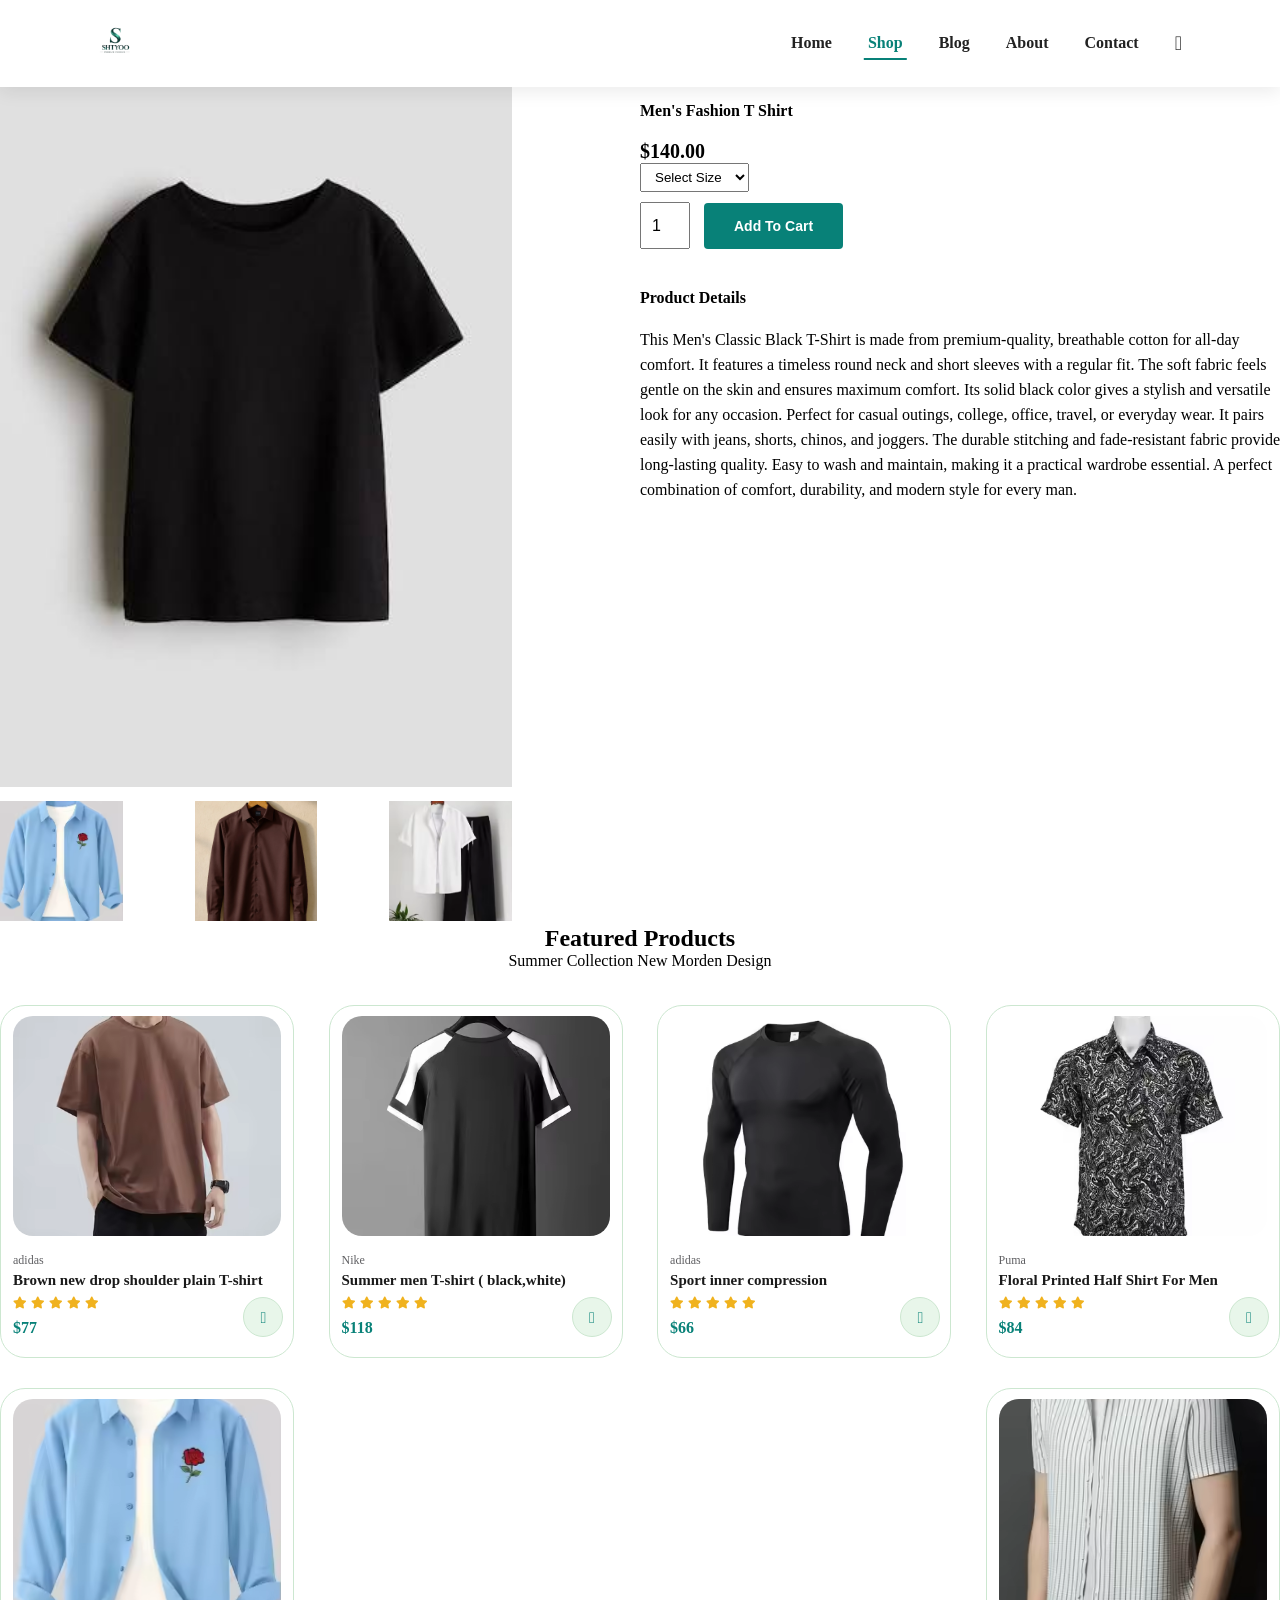
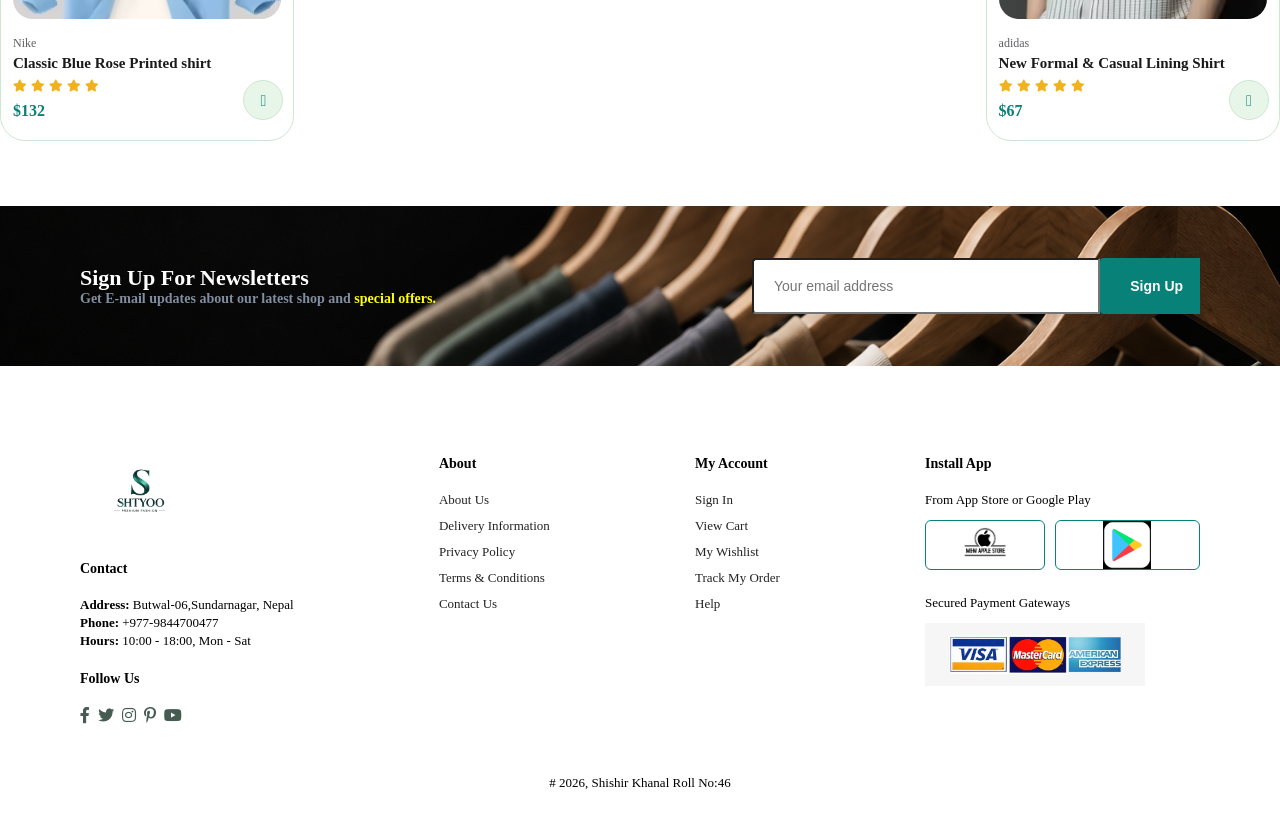
<file: sproduct.html>
<!DOCTYPE html>
<html >
    <head>
              <meta charset="UTF-8">
            <meta name="viewport" content="width=device-width, initial-scale=1.0">
        <title> Ecommerce website</title>
        <link rel ="stylesheet" href="style.css">
       <link rel="stylesheet"href="https://pro.fontawesome.com/releases/v5.10.0/css/all.css">
                             
    </head>
    <body>
        <section id="header">
            <a href="#" class ="logo">
                <img src="logo11.png"  alt=""></a>
            <div>
                <ul id="navbar">
                    <li><a  href="index.html">Home</a></li>
                    <li><a class="active" href="shop.html">Shop</a></li>
                    <li><a href="blog.html">Blog</a></li>
                    <li><a href="about.html">About</a></li>
                    <li><a href="contact.html">Contact</a></li>
                   <li><a href="cart.html"><i class="fal fa-shopping-bag"></i></a></li>
                </ul>
            </div>
        </section>
          <section id="prodetails" class="section-p1">
            <div class="single-pro-image">
                <img src="images (6).jpg" width="100%" id="MainImg" alt="">

                <div class="small-img-group">

                    <div class="small-img-col">
                        <img src="rose.avif" width="100%" class="small-img" alt="">  
                    </div>
                    
                        <div class="small-img-col">
                            <img src="tsiii.webp" width="100%" class="small-img" alt="">
                        </div>
                       
                            <div class="small-img-col">
                                <img src="half.avif" width="100%" class="small-img" alt="">
                            </div>
                        </div>
                       
                            
                        </div>
                    </div>
                  
                           
                 
            
            <div class="single-pro-details">
                <h6>Home / T-Shirt</h6>
                <h4 id="productName">Men's Fashion T Shirt</h4 id="productPrice">
                <h2 id="productPrice">$140.00</h2>
                <select >
                    <option>Select Size</option>
                    <option>XL</option>
                    <option>XXL</option>
                    <option>Small</option>
                    <option>Large</option>
                </select>
                <input type="number" value="1">
                <button class="normal" onclick="addToCart()">Add To Cart</button>
                <h4 id="productPrice">Product Details</h4 id="productPrice">
                <span>This Men's Classic Black T-Shirt is made from premium-quality, breathable cotton for all-day comfort.
                It features a timeless round neck and short sleeves with a regular fit.
                The soft fabric feels gentle on the skin and ensures maximum comfort.
                Its solid black color gives a stylish and versatile look for any occasion.
                Perfect for casual outings, college, office, travel, or everyday wear.
                It pairs easily with jeans, shorts, chinos, and joggers.
                The durable stitching and fade-resistant fabric provide long-lasting quality.
                Easy to wash and maintain, making it a practical wardrobe essential.
                A perfect combination of comfort, durability, and modern style for every man.</span>

            </div>
          </section>
 
            </section>
            <section id="product1" class="section-p1">
            <h2>Featured Products</h2>
            <p>Summer Collection New Morden Design</p>
            <div class="pro-container">
            <div class="pro">
                <img src="yooo.avif"  alt="">
                <div class="des">
                    <span>adidas</span>
                    <h5 id="productName">Brown new drop shoulder plain T-shirt</h5 id="productName">
                    <div class="star">
                        <i class="fas fa-star"></i>
                        <i class="fas fa-star"></i>
                        <i class="fas fa-star"></i>
                        <i class="fas fa-star"></i>
                        <i class="fas fa-star"></i>
                        
                    </div>
                    <h4 id="productPrice">$77</h4 id="productPrice">
                </div>
                <a href="#"><i class="fal fa-shopping-cart cart"></i></a>
            </div>
            <div class="pro">
                <img src="tyo.avif"  alt="">
                <div class="des">
                    <span>Nike</span>
                    <h5 id="productName">Summer men T-shirt ( black,white)</h5 id="productName">
                    <div class="star">
                        <i class="fas fa-star"></i>
                        <i class="fas fa-star"></i>
                        <i class="fas fa-star"></i>
                        <i class="fas fa-star"></i>
                        <i class="fas fa-star"></i>
                    </div>
                    <h4 id="productPrice">$118</h4 id="productPrice">
                </div>
                <a href="#"><i class="fal fa-shopping-cart cart"></i></a>
            </div>
            <div class="pro">
                <img src="hehe.avif"  alt="">
                <div class="des">
                    <span>adidas</span>
                    <h5 id="productName">Sport inner compression</h5 id="productName">
                    <div class="star">
                        <i class="fas fa-star"></i>
                        <i class="fas fa-star"></i>
                        <i class="fas fa-star"></i>
                        <i class="fas fa-star"></i>
                        <i class="fas fa-star"></i>
                    </div>
                    <h4 id="productPrice">$66</h4 id="productPrice">
                </div>
                <a href="#"><i class="fal fa-shopping-cart cart"></i></a>
            </div>
            <div class="pro">
                <img src="print.avif" alt="">
                <div class="des">
                    <span>Puma</span>
                    <h5 id="productName">Floral Printed Half Shirt For Men</h5 id="productName">
                    <div class="star">
                        <i class="fas fa-star"></i>
                        <i class="fas fa-star"></i>
                        <i class="fas fa-star"></i>
                        <i class="fas fa-star"></i>
                        <i class="fas fa-star"></i>
                    </div>
                    <h4 id="productPrice">$84</h4 id="productPrice">
                </div>
                <a href="#"><i class="fal fa-shopping-cart cart"></i></a>
            </div>
            <div class="pro">
                <img src="rose.avif"  alt="">
                <div class="des">
                    <span>Nike</span>
                    <h5 id="productName">Classic Blue Rose Printed shirt</h5 id="productName">
                    <div class="star">
                        <i class="fas fa-star"></i>
                        <i class="fas fa-star"></i>
                        <i class="fas fa-star"></i>
                        <i class="fas fa-star"></i>
                        <i class="fas fa-star"></i>
                    </div>
                    <h4 id="productPrice">$132</h4 id="productPrice">
                </div>
                <a href="#"><i class="fal fa-shopping-cart cart"></i></a>
            </div>
            <div class="pro">
                <img src="formal.avif" alt="" >
                <div class="des">
                    <span>adidas</span>
                    <h5 id="productName">New Formal & Casual Lining Shirt</h5 id="productName">
                    <div class="star">
                        <i class="fas fa-star"></i>
                        <i class="fas fa-star"></i>
                        <i class="fas fa-star"></i>
                        <i class="fas fa-star"></i>
                        <i class="fas fa-star"></i>
                    </div>
                    <h4 id="productPrice">$67</h4 id="productPrice">
                </div>
                <a href="#"><i class="fal fa-shopping-cart cart"></i></a>
            </div>


            
            </div>
            </section>
           <section id="newsletter" class="section-p1 section-m1">
                <div class="newstext">
                    <h4 id="productPrice">Sign Up For Newsletters</h4 id="productPrice">
                    <p>Get E-mail updates about our latest shop and <span>special offers.</span></p>
                </div>
                <div class="form">
                    <input type="text" placeholder="Your email address">
                    <button class="normal">Sign Up</button>
                </div>
            </section>
            <footer class="section-p1">
            <div class="col">
                  <img src="logo11.png" alt="">
                  <h4>Contact</h4>
                  <p><strong>Address: </strong> Butwal-06,Sundarnagar, Nepal </p>
                   <p><strong>Phone:</strong> +977-9844700477</p>
                   <p><strong>Hours:</strong> 10:00 - 18:00, Mon - Sat </p>
                   <div class="follow">
                    <h4>Follow Us</h4>
                    <div class="icon">
                        <i class="fab fa-facebook-f"></i>
                        <i class="fab fa-twitter"></i>
                        <i class="fab fa-instagram"></i>
                        <i class="fab fa-pinterest-p"></i>
                        <i class="fab fa-youtube"></i>
                    </div>
                   </div>
            </div>  
               <div class="col">
                <h4>About</h4>
                <a href="#">About Us</a>
                <a href="#">Delivery Information</a>
                <a href="#">Privacy Policy</a>
                <a href="#">Terms & Conditions</a>
                <a href="#">Contact Us</a>
               </div>
               <div class="col">
                <h4>My Account</h4>
                <a href="#">Sign In</a>
                <a href="#">View Cart</a>
                <a href="#">My Wishlist</a>
                <a href="#">Track My Order</a>
                <a href="#">Help</a>
               </div>
               <div  class="col install">
                <h4>Install App</h4>
                <p>From App Store or Google Play</p>
                <div class="row">
                    <img src="apple.png" alt="">
                    <img src="play.png" alt="">
                </div>
                <p>Secured Payment Gateways</p>
                <img src="all.jpg" alt="">
               </div>

               <div class="copyright">
                <p># 2026, Shishir Khanal Roll No:46 </p> 
               </div>
         </footer>
                 
               
            

            <script>
               var MainImg = document.getElementById("MainImg");
               var smallimg = document.getElementsByClassName("small-img");

                for (let i = 0; i < smallimg.length; i++) {
                 smallimg[i].onclick = function () {
                  MainImg.src = this.src;
                  };
                   }

                 let product = JSON.parse(localStorage.getItem("product"));

                 if (product) {
                      document.getElementById("MainImg").src = product.image;
                      document.getElementById("productName").innerHTML = product.name;
                      document.getElementById("productPrice").innerHTML = "$" + product.price;
                    } 
            </script>
         
           
        <script src="script.js"></script>
    </body>
</html>
</file>
<file: style.css>
/* header start */
*{
    margin:0;
    padding:0;
    box-sizing:border-box;
}
html,
body{
    width:100%;
    overflow-x:hidden;
}
#header{
    display: flex;
    justify-content:space-between;
    align-items :center;
    width:100%;
    padding:20px 80px;
    background: #fff;
    box-shadow : 0 5px 17px rgba(0, 0, 0,.08);
    
    position: fixed;
    top: 0;
    left: 0;
    z-index:999;
    box-sizing:border-box;
}

#navbar{
    display: flex ;
    align-items: center;
   
}
#navbar li{
    list-style:none;
    padding: 0 18px;
    position:relative;
}
#navbar li a{
    text-decoration: none;
    font-size : 16px;
    font-weight: 600;
    color: #222;
    transition: 0.3s ease;
}
#navbar li a:hover,
#navbar li a.active {
    color : #088178;
}
#navbar li a::after{
    content:"";
    position:absolute;
    left:50%;
    bottom:-8px;
    width:0;
    height:2px;
    background-color:#088178;
    transform:translateX(-50%);
    transition:.35s;
}
#navbar li a.active::after,
#navbar li a:hover::after{
   width:60%;
}
#navbar li:last-child a{
    font-size:20px;
}
.logo img{
    width:70px;
    height:auto;
    display:block;
}

/*Home page */
#hero {

    background-image: url("heroimg.png");
    height: 90vh;
    width:100%;
    background-size: cover;
    background-position: top 25% right 0;
    padding: 0 80px;
    display: flex;
    flex-direction: column;
    align-items: flex-start;
    justify-content: center;
}
#hero h4 {
    padding-bottom : 17px;
}
#hero h1 {
    color: #088178 ;
}
#hero button{
    background-image: url("");
    background-color: transparent;
    color:#088178;
    border: 0;
    padding: 14x 80px 14px 65px;
    background-repeat: no-repeat;
    cursor: pointer ;
    font-weight : 700;
    font-size : 15px;
}
#feature{
    display: flex;
    align-items:center;
    justify-content:space-between;
    flex-wrap:wrap;
}

 #feature .fe-box{
    width : 180px;
    text-align : center;
    padding:25px 15px;
    box-shadow: 20px 20px 34px rgba(0, 0, 0, 0);
    border : 1px solid #cce7d0;
    border-radius : 4px;
    margin : 15px 0;
 }
 #feature .fe-box:hover {
    box-shadow : 10px 10px 54px rgba(70,62,221,0.1);
 }
 #feature .fe-box img {
    width:100%;
    margin-bottom : 10px;
 }
  #feature .fe-box h6 {
    padding : 9px 8px 6px 8px;
    line-height: 1;
    border-radius :4px;
    color:#088178;
    background-color : #fddde4;
  }
   #feature .fe-box:nth-child(2) h6 {
    background-color:#cdebbc;
   }
   #feature .fe-box:nth-child(3) h6{
    background-color: #d1e8f2;
   }
   #feature .fe-box:nth-child(4) h6 {
    background-color: #cdd4f8;
   }
   #feature .fe-box:nth-child(5) h6{
    background-color: #f6dbf6;
   }
   #feature .fe-box:nth-child(6) h6{
    background-color:#fff2e5;
   }
   #product1 {
    text-align:center;
   }
   #product1 .pro-container{
    display: flex;
    justify-content:space-between;
    padding-top: 20px;
    flex-wrap:wrap;
   }
   #product1 .pro {
     width: 23%;
     min-width: 250px;
     padding: 10px 12px;
     border:1px solid #cce7d0;
     border-radius: 25px;
     cursor: pointer;
     box-shadow: 20px 20px 30px rgba(0,0,0,0);
     margin:15px 0;
     transition:0.2s ease;
     position:relative;
   }
   #product1 .pro:hover {
    box-shadow: 20px 20px 30px  rgba(0,0,0,0.06);
   }
   #product1 .pro img{
    width:100%;
    border-radius:20px;
   }
   #product1 .pro .des{
    text-align: start;
    padding: 10px 0;
   }
   #product1 .pro .des span{
    color: #606063;
    font-size: 12px;
   }
   #product1 .pro .des h5{
    padding-top: 7px;
    color:#1a1a1a;
    font-size: 14px;
   }
   #product1 .pro .des i{
    font-size:12px;
    color:rgb(240,178,30);
   }
   #product1 .pro .des h4{
    padding-top:7px;
    font-size: 15px;
    font-weight:700;
    color:#088178;
   }
   #product1 .pro .cart{
    width: 40px;
    height: 40px;
    line-height:40px;
    border-radius:50px;
    background-color:#e8f6ea;
    font-weight: 500;
    color:#088178;
    border: 1px solid #cce7d0;
    position:absolute;
    bottom:20px;
    right:10px; 
   }



   #product1 .pro .des{
    text-align: start;
    padding: 10px 0;
}

#product1 .pro .des span{
    color: #606063;
    font-size: 12px;
}

#product1 .pro .des h5{
    padding-top: 4px;
    margin: 0;
    font-size: 15px;
}

#product1 .pro .des h4{
    padding-top: 4px;
    margin: 0;
    font-size: 16px;
    font-weight: 700;
    color: #088178;
}

.star{
    margin: 4px 0;
}
#product1 .pro{
    position: relative;
}

.cart{
    width:40px;
    height:40px;
    line-height:40px;
    border-radius:50%;
    background:#e8f6ea;
    color:#088178;
    text-align:center;
    position:absolute;
    bottom:20px;
    right:10px;
}
#banner {
    display: flex;
    flex-direction: column;
    justify-content: center;
    align-items: center;
    text-align:center;
    background-image: url("don.png");
    width: 100%;
    height: 40vh;
    background-size: cover;
    background-position: center;
    margin: 0;
    margin-bottom: 8px;
    
}
#banner h4{
    color: #fff;
    font-size:16px;
    margin:0;
    margin-bottom: 8px;
}
#banner h2{
    color:#fff;
    font-size:30px;
    padding:10px 0;
    margin:0;
    margin-bottom: 15px;
    line-height: 1.1;
}
#banner h2 span{
    color: #ef3636;
}
button.normal{
    font-size: 14px;
    padding: 15px 30px;
    font-weight: 600;
    color: #000;
    background-color: #bfe464;
    border-radius: 4px;
    cursor: pointer;
    border:none;
    outline :none ;
    transition:0.2s;
}
#banner button:hover  {
    background: white;
    color: #141414;
}


#product1 .pro img{
    width: 100%;
    height: 220px;
    object-fit: cover;
    border-radius: 20px;
}


#feature{
    display: flex;
    justify-content: space-between;
    align-items: center;
    flex-wrap: wrap;
}

#feature .fe-box{
    width: 180px;
    padding: 25px 15px;
    border: 1px solid #cce7d0;
    border-radius: 4px;
    margin: 15px 0;
    text-align: center;
    box-shadow: 20px 20px 34px rgba(0,0,0,0.03);
}

#feature .fe-box:hover{
    box-shadow: 10px 10px 54px rgba(70,62,221,0.1);
}

#feature .fe-box img{
    width: 100%;
    height: 170px;
    object-fit: contain;
    margin-bottom: 15px;
}

#feature .fe-box h6{
    display: inline-block;
    padding: 9px 8px 6px 8px;
    line-height: 1;
    border-radius: 4px;
    color: #088178;
    background: #fddde4;
}


#hero h4{
    font-size: 20px;
    color: #444;
    margin-bottom: 10px;
    font-weight: 600;
    letter-spacing: 1px;
}

#hero h2{
    font-size: 50px;
    color: #222;
    margin: 10px 0;
    font-weight: 700;
}

#hero h1{
    font-size: 60px;
    color: #088178;
    margin: 10px 0;
    font-weight: 800;
    text-shadow: 2px 2px 6px rgba(0,0,0,0.1);
}

#hero p{
    font-size: 18px;
    color: #555;
    margin: 20px 0;
    line-height: 1.6;
}



#hero button{
    background: #088178;
    color: #fff;
    border: none;
    padding: 15px 35px;
    border-radius: 30px;
    font-size: 16px;
    font-weight: 600;
    cursor: pointer;
    transition: 0.3s;
}

#hero button:hover{
    background: #066b65;
    transform: translateY(-3px);
}
#sm-banner{
    display:flex;
    justify-content: space-between;
    flex-wrap:wrap;
    gap:20px;
      
}

#sm-banner .banner-box{
    display: flex;
    flex-direction: column;
    justify-content:center;
    align-items:flex-start;
    
    background-image: url("chi.png");
    min-width: 580px;
    height:50vh;
    background-size:cover;
    background-position:center;
    padding: 15px;
    

}
 #banner3 .banner-box2{
    background-image: url("banner8.jpg");   
}

#banner3 .banner-box3{
    background-image: url("nnn.png");   
}
#sm-banner .h4{
    color: #fff;
    font: size 20px;
    font-weight:300;
}
#sm-banner h2{
    color:#fff;
    font-size:28px;
    font-weight:800;
}
#sm-banner span{
    color: #fff;
    font-size: 14px;
    font-weight:500;
    padding-bottom: 15px;
}

button.white{
    font-size: 13px;
    font-weight:600;
    padding:13px 18px;
    color:#fff;
    background-color: transparent;
    cursor:pointer;
    border:1px solid #fff;
    outline: none;
    transition:0.2s;
}
#sm-banner .banner-box:hover button{
    background:#088178;
    border: 1px solid #088178;
}
#sm-banner .banner-box2{
    background-image:url("poki_banner_1600x800.png") ;
    border-image-width: 100%;
    
}
#sm-banner .banner-box3{
   background-image: url("nnn.png");
}
#banner3{
    padding:80px;
    gap:35px;
}
#banner3{
    display:flex;
    justify-content:space-between;
    flex-wrap:nowrap;
    padding:0 80px
    
    

}
#banner3 .banner-box{
    
    display:flex;
    flex-direction:column;
    justify-content:center;
    align-items:flex-start;
    background-image: url("chi.png");
   min-width:0;
    height:30vh;
    background-size:cover;
    background-position:center;
    padding:20px;
    margin-bottom:20px;
    flex-basis:32%;
}
#banner3 h2{
    color:#fff;
    font-weight: 900;
    font-size:22px;
}
#banner3 h3{
    color:#ec544e;
    font-weight:800;
    font-size:15px;
}
#newsletter {
    
    display:flex;
    justify-content:space-between;
    flex-wrap:wrap;
    align-items:center;
    background-image:url("poki\ \(2\).png");
    background-repeat:no-repeat;
    background-position:center;
    background-size:cover;
    background-position:20% 30%;
    background-color:#041e42;
    margin:50px 0 50px;
    padding:45px 80px;
    min-height:160px;
}
#newsletter h4{
    font-size:22px;
    font-weight: 700;
    color:#fff;
}
#newsletter p{
    font-size:14px;
    font-weight:600;
    color:#818ea0;
}
#newsletter p span{
    color:yellow;
}
#newsletter .form{
    display:flex;
    width:40%;
}
#newsletter input {
    height:3.5rem;
    padding:0 1.25rem;
    font-size:14px;
    width:100%;
    border-radius:4px;
    outline:none;
    border-top-right-radius:0;
    border-bottom-right-radius:0;
}


#newsletter button{
    background-color: #088178;
    color:#fff;
    white-space:nowrap;
    border-top-right-radius:0;
    border-bottom-right-radius:0;
}
     footer{
      display: flex;
      flex-wrap: wrap;
      justify-content: space-between;
      align-items: flex-start;
      padding:40px 80px;
      gap:30px;
     }
     footer .col{
      display: flex;
      flex-direction: column;
      align-items: flex-start;
      margin-bottom: 20px;
      
     }
     footer .logo{
      margin-bottom: 30px;
     }
     footer h4{
      font-size: 14px;
      padding-bottom: 20px;
     }
     footer  p{
      font-size: 13px;
      padding-bottom: 2px;
   }
   footer a{
      font-size: 13px;
      text-decoration: none;
      color: #222;
      margin-bottom: 10px;
   }
   footer .follow{
      margin-top: 20px;
   }
   footer .follow i{
      color:#465b52;
      padding-right:4px;
      cursor:pointer;
   }
      footer .install .row{
         display: flex;
         gap:10px;
      }
      footer .install .row img{
          width:145px;
          height:50px;
          object-fit: contain;
          border: 1px solid #088178;
          border-radius: 6px;
      }
      footer .install  img{
         width: 220px;
         height: auto;
         margin-top: 10px;
      }
      footer .col img:first-child{
         width: 120px;
         margin-bottom: 25px;
      }
      footer .follow i:hover,
      footer a:hover{
         color: #088178;
      }
      footer .copyright {
         width:100%;
         text-align: center;
      }
         

        #page-header {
            background-image: url("same.png");
            width:100%;
            height:40vh;
            background-size:cover;
            display:flex;
            justify-content:center;
            text-align:center;
            flex-direction:column;
            padding: 14px;
            margin:  0 0 ;
        }
        #page-header h2,
        #page-header p{
            color:#fff;
        }
        #pagination{
            text-align:center;
            margin:50px 0 50px;
            padding:0;
        }
        #pagination a{
            text-decoration :none;
            background-color:#088178;
            padding:15px 20px;
            border-radius:4px;
            color:#fff;
            font-weight:600;
        }
        #pagination a i {
            font-size: 16px;
            font-weight:600;
        }
        #prodetails .single-pro-image{
            width:40%;
            margin-right:50px;
        }
        #prodetails .single-pro-details{
            width:50%;
            padding-top:30px;
        }
        .small-img-group{
            display:flex;
            justify-content:space-between;
            margin-top:10px;
        }
        .small-img-col{
            flex-basis: 24%;
            cursor: pointer;
        } 
        .small-img-col img{
            width:100%;
            height:120px;
            object-fit:cover;
        }
        #prodetails{
            display: flex;
            margin-top:20px;
            justify-content:space-between;
            align-items:flex-start;
        }
        #mainImg{
            width:100%;
            height:520px;
            object-fit:cover;
        }
         #prodetails .single-pro-details h4{
            padding: 40px 0 20px 0;
         }
         #prodetails .single-pro-details h2{
            font-size:20px;
         }
         #prodetails .single-pro-details select{
            display:block;
            padding: 5px 10px;
            margin-bottom:10px;
         }
         #prodetails .single-pro-details input{
            width:50px;
            height:47px;
            padding-left:10px;
            font-size: 16px;
            margin-right:10px;
         }
         #prodetails .single-pro-details input:focus{
            outline:none;
         }
         #prodetails .single-pro-details button{
            background: #088178;
            color:#fff;
         } 
         #prodetails .single-pro-details span{
            line-height: 25px;
         }
         #page-header.blog-header {
         background-image: url("aaaaaaa.png");
         }
         #blog{
            padding:150px 150px 0 150px;
         }     
         #blog .blog-box{
            display:flex;
            align-items:center;
            gap:40px;
            width:100%;
            position:relative;
            padding-bottom:90px;
         }
         #blog .blog-img{
            width: 50%;
            margin-right:40px;
            flex:0 0 40%;
            margin-right:40px;
         }
         #blog img {
            width:100%;
            height:300px;
            object-fit: cover;
            display:block;
         }
         
         #blog .blog-details{
            width:50%;
            flex:0 0 55%;
         }
         #blog .blog-details a{
            text-decoration:none;
            font-size:11px;
            color:#000;
            font-weight:700;
            position:relative;
            transition:0.3s;
         }
         #blog .blog-details a::after{
            content:"";
            width:50px;
            height:1px;
            background:#000;
            position:absolute;
            top:4px;
            right:-60px;
         }
         #blog .blog-details a:hover{
            color:#088178;
         }
         #blog .blog-details a:hover::after{
            background:#088178;
         }
         #blog .blog-box h1{
            position:absolute;
            top:-40px;
            left:0;
            font-size:70px;
            font-weight:700;
            color:#c9cbce;
           
         }
         #blog .blog-box h4{
            font-size:30px;
         }
         #blog .blog-box p{
            font-size:20px;
         }
         #page-header.about-header{
            background-image: url("sksk.jpg");
         }
         #about-head{
            display:flex;
            align-items: center;              
         }
         #about-head img{ 
            width:50%;
            height: auto;
         }
         #about-head div{
            padding-left:40px;
         }
         #about-app{
            text-align:center;
         }
         #about-app .video{
            width: 70%;
            height:100%;
            margin:30px auto 0 ; 
         }
          #about-app .video video{
            width:100%;;
            height:100%;
            border-radius:20px;
          }
          #contact-details {
            display:flex;
            align-items:flex-start;
            justify-content:space-between;
            gap:40px;
            flex-wrap:wrap;
             }
             #contact-details .details{
                width: 45%;
                min-width: 300px;
             }
             #contact-details .details span,
             #form-details form span
             {
                font-size:12px;
             }
             #contact-details .details h2,
             #form-details form h2
             {
                font-size: 26px;
                line-height:35px;
                padding:20px 0;
             }
             #contact-details .details h3{
                font-size: 16px;
                padding-bottom:15px;
             }
             #contact-details .details .contact-list{
                list-style:none;
                margin: 0 0 20px;
                padding: 0;
             }
             #contact-details .details .contact-list li{
                display: flex;
                padding:10px 0;
             }
             #contact-details .details .contact-list li i{
                font-size:14px;
                padding-right:22px;
                color:#088178;
             }
             #contact-details .details .contact-list li p{
                margin:0;
                font-size: 14px;
             }
             #contact-details .details .ceo-card{
                padding: 20px;
                border: 1px solid #e1e1e1;
                border-left: 4px solid #088178;
                border-radius: 12px;
                background: #f8fffe;
                box-shadow: 0 6px 18px rgba(0, 0, 0, 0.04);
             }
             #contact-details .details .ceo-card h3{
                font-size: 18px;
                padding-bottom: 10px;
             }
             #contact-details .details .ceo-card p{
                font-size: 14px;
                line-height: 24px;
                margin-bottom: 10px;
             }
             #contact-details .details .ceo-card .ceo-contact p{
                margin-bottom: 6px;
             }
             #contact-details .details .ceo-card .ceo-button{
                display: inline-block;
                margin-top: 8px;
                padding: 12px 24px;
                background: #088178;
                color: #fff;
                border-radius: 10px;
                text-decoration: none;
                font-weight: 600;
             }
             #contact-details .details .ceo-card .ceo-button:hover{
                background: #066a63;
             }
             #contact-details .map{
                width:50%;
                min-width: 300px;
                height:400px;
             }
             #contact-details .map iframe{
                width:100%;
                height:100%;
                border-radius: 12px;
             }
             #form-details {
                display:flex;
                justify-content: space-between;
                align-items:flex-start;
                gap:30px;
                margin: 30px;
                padding:80px;
                border:1px solid #e1e1e1;
                background:#fafafa;
                flex-wrap:wrap;
             }
             #form-details form{
                width:60%;
                min-width: 300px;
                display:flex;
                flex-direction: column;
                align-items:flex-start;
             }
             #form-details form input,
             #form-details form textarea
             {
                width:100%;
                padding:12px 15px;
                outline:none;
                margin-bottom:20px;
                border: 1px solid #e1e1e1;
                border-radius: 8px;

             }
             #form-details form button{
                background-color: #088178;
                color:#fff;
             }
             #form-details .people{
                width:35%;
                min-width: 280px;
                display:flex;
                flex-direction:column;
                gap:12px;
             }
             #form-details .people h3{
                font-size: 18px;
                margin-bottom: 6px;
             }
             #form-details .people .people-card{
                padding: 16px;
                background:#fff;
                border: 1px solid #e1e1e1;
                border-radius: 12px;
                display:flex;
                align-items:flex-start;
             }
             #form-details .people .people-card img{
                width: 65px;
                height: 65px;
                object-fit: cover;
                margin-right: 15px;
                border-radius: 50%;
             }
             #form-details .people .people-card p{
                margin:0;
                font-size:13px;
                line-height:22px;
             }
             #form-details .people .people-card p span{
                display: block;
                font-size:16px;
                font-weight:600;
                color:#000;
             }
             #cart{
                overflow-x:auto;
                margin-top:40px;
             }
             #cart table{
                width:100%;
                border-collapse:collapse;
                table-layout:fixed;
                white-space:nowrap;
                background:#fff;
             }
             #cart table thead{
                border-top:2px solid #e2e9e1;
                border-bottom:2px solid #e2e9e1;
             }
             #cart table thead th{
                text-transform: uppercase;
                font-size:14px;
                font-weight:700;
                color:#222;
                padding:18px 0;
                text-align:center;
             }
             #cart table tbody tr{
                border-bottom:1px solid #f0f0f0;
                transition:.3s;
             }
             #cart table tbody tr:hover{
                background:#fafafa;
             }
             #cart table td{
                padding:20px 10px;
                text-align:center;
                vertical-align:middle;
             }
             #cart table td:nth-child(1){
                width:70px;
             }
             #cart table td:nth-child(2){
                width:120px;
             }
             #cart table td:nth-child(3){
                width:320px;
                text-align:left;
             }
             #cart table td:nth-child(4),
             #cart table td:nth-child(5),
             #cart table td:nth-child(6){
                width:150px;
             }
             #cart table img{
                width:90px;
                height:90px;
                object-fit:cover;
                border-radius:12px;
                transition:.35s;
                cursor:pointer;
             }
             #cart table img:hover{
                transform:scale(1.08);
             }
             #cart table h4{
                font-size:18px;
                margin-bottom:8px;
                color:#222;
             }
             #cart table p{
                color:#777;
                font-size:14px;
             }
             #cart table input{
                width:70px;
                height:45px;
                border:1px solid #ddd;
                border-radius:8px;
                outline:none;
                text-align:center;
                font-size:16px;
             }
             #cart table a{
                color:#111;
                font-size:20px;
                transition:.3s;
             }
             #cart table a:hover{
                color:#e63946;
             }
             #cart-add{
                display:flex;
                justify-content:space-between;
                flex-wrap:wrap;
                margin:70px 0;
                gap:40px;
             }
             #coupon{
                width:48%;
             }
             #coupon h3{
                margin-bottom:20px;
                font-size:25px;
                color:#222;
             }
             #coupon div{
                display:flex;
             }
             #coupon input{
                width:70%;
                height:50px;
                padding:0 18px;
                border:1px solid #ddd;
                border-radius:8px 0 0 8px;
                outline:none;
                font-size:15px;
             }
             #coupon button{
                width:30%;
                border:none;
                background:#088178;
                color:#fff;
                font-weight:600;
                border-radius:0 8px 8px 0;
                cursor:pointer;
                transition:.3s;
             }
             #coupon button:hover{
                background:#066d67;
             }
             #subtotal{
                width:45%;
                border:1px solid #e2e9e1;
                padding:35px;
                border-radius:14px;
                box-shadow:0 15px 40px rgba(0,0,0,.0s);
                background:#fff;

             }
             #subtotal h3{
                margin-bottom:25px;
                font-size:24px;
                color:#222;

             }
             #subtotal table{
                width:100%;
                border-collapse:collapse;
                margin-bottom:25px;
             }
             #subtotal table td{
                padding:15px 0;
                border-bottom:1px solid #eee;
                font-size:16px;
             }
             #subtotal table tr:last-child td{
                border:none;
                font-size:18px;
             }
             #subtotal button{
                width:100%;
                height:55px;
                border:none;
                background:#088178;
                color:#fff;
                font-size:17px;
                font-weight:600;
                border-radius:10px;
                cursor:pointer;
                transition:.3s;
             }
             #subtotal button:hover{
                background:#066d67;
                transform:translateY(-2px);
             }

              *{
                scroll-behavior:smooth;
              }
              button, input, img, a, tr,#subtotal, #coupon{
                transition:all .35s ease;
              }
              #cart td h4{
                color:#222;
                font-size:18px;
                font-weight:700;
                margin-bottom:6px;
              }
              #cart td p{
                color:#777;
                font-size:14px;
                letter-spacing:.4px;
                
              }
              #cart td:first-child a{
                display:inline-flex;
                justify-content:center;
                align-items:center;
                width:38px;
                height:38px;
                border-radius:50%;
                background:#eee;
                margin-bottom:14px;
                
              }
              #cart td:first-child a:hover{
                background:#e63946;
                color:#fff;
                transform:rotate(90deg);
              }
              #cart td img{
                border:2px solid transparent;
              }
              #cart td img:hover{
                border-color:#088178;
                transform:scale(1.08);
                box-shadow:0 15px 35px rgba(0,0,0,0.12);
              }
              #cart input:hover,
              #cart input:focus{
                border:1px solid #088178;
                box-shadow:0 0 12px rgba(8,129,120,.15);

              }
              #cart tbody tr:hover{
                transform:translateY(-4px);
                box-shadow:0 8px 25px rgba(0,0,0,.06);
              }
              #coupon{
                padding:30px;
                border-radius:14px;
                background:#fff;
                box-shadow:0 15px 35px rgba(0,0,0,.06);
              }
              #coupon:hover{
                transform:translateY(-5px);
              }
              .normal{
                position:relative;
                overflow:hidden;
              }
              .normal::before{
                content:"";
                position:absolute;
                top:0;
                left:-120%;
                width:100%;
                height:100%;
                background:rgba(255,255,255,.28);
                transform:skewX(-25deg);
                transition:.5s;
              }
              .normal:hover::before{
                left:130%;
              }
              #subtotal button{
                letter-spacing:.6px;
              }
              #subtotal button:hover{
                letter-spacing:1.3px;
              }
              #coupon input{
                background:#fafafa;
              }
              #coupon input:focus{
                background:#fff;
              }
              #cart table{
                border-radius:14px;
                overflow:hidden;
                box-shadow:0 15px 35px rgba(0,0,0,.05);
              }
              #cart thead{
                background:#fafafa;
              }
              #subtotal table tr:last-child td{
                color:#088178;
                font-size:20px;
                font-weight:700;
              }
              #cart, #coupon, #subtotal{
                animation:fadeup .8s ease;
              }
              @keyframes fadeup{
                from{
                    opacity:0;
                    transform:translateY(30px);
                }
                to{
                    opacity:1;
                    transform:translateY(0);
                }
              }
              #subtotal button{
                box-shadow:0 10px 25px rgba(8,129,120,.25);
              }
              #subtotal button:hover{
                box-shadow:0 10px 25px rgba(8,129,120,.25);
              }
              #coupon button{
                letter-spacing:.5px;
              }
              #coupon button:hover{
                transform:scale(1.03);
              }
              #cart-add{
                padding-top:25px;
                
              }
              @media (max-width: 992px){
               #header{
                  padding:15px 30px;
               }
               #hero{
                  padding:o 40px;
                  height:70vh;
               }
               #product1 .pro{
                  width: 48%;
               }
               #feature{
                  justify-content:center;
                  gap:20px;
               }
               #sm-banner .banner-box{
                  min-width:100%;
               }
               #banner3{
                  flex-wrap:wrap;
                  gap:20px;
               }
               #banner3 .banner-box{
                  flex-basis:48%;
               }
               .footer-content{
                  grid-template-columns:repeat(2,1fr);
               }
              }
              @media (max-width:768px){
               #header{
                  padding:15px;
                  flex-direction:column;
               }
               #navbar{
                  flex-wrap:wrap;
                  justify-content:center;
                  margin-top:10px;
               }
               #hero{
                  height:70vh;
                  padding:20px;
                  text-align:center;
                  align-items:center;
               }
               #hero h1{
                  font-size:40px;
               }
               #hero h2{
                  font-size:30px;
               }
               #hero p{
                  font-size:16px;
               }
               #feature{
                  justify-content:center;
               }
               #feature .fe-box{
                  width: 45%;
               }
               #product1 .pro{
                  width:100%;
               }
               #newsletter{
                  padding:40px 20px;
               }
               #newsletter .form{
                  width:100%;
                  margin-top:20px;
               }
               #prodetails{
                  flex-direction:column;
               }
               #prodetails .single-pro-image,
               #prodetails .single-pro-details{
                  width:100%;
                  
               }
               #contact-details, #form-details, #blog .blog-box{
                  flex-direction:column;
                  
               }
               #contact-details .details, 
               #contact-details .map,
               #blog .blog-img,
               #blog .blog-details,
               #form-details form{
                  width:100%;
               }
               .footer-content{
                  grid-template-columns:1fr;
               }
              }
              @media (max-width:480px){
               #hero h1{
                  font-size:30px;
               }
               #hero h2{
                  font-size:24px;
               }
               #hero h4{
                  font-size:16px;
               }
               #herop{
                  font-size:14px;
               }
               #feature .fe-box{
                  width:100%;
               }
               #banner h2{
                  font-size:22px;
               }
               #banner3 .banner-box{
                  flex-basis:100%;
               }
              }
</file>
